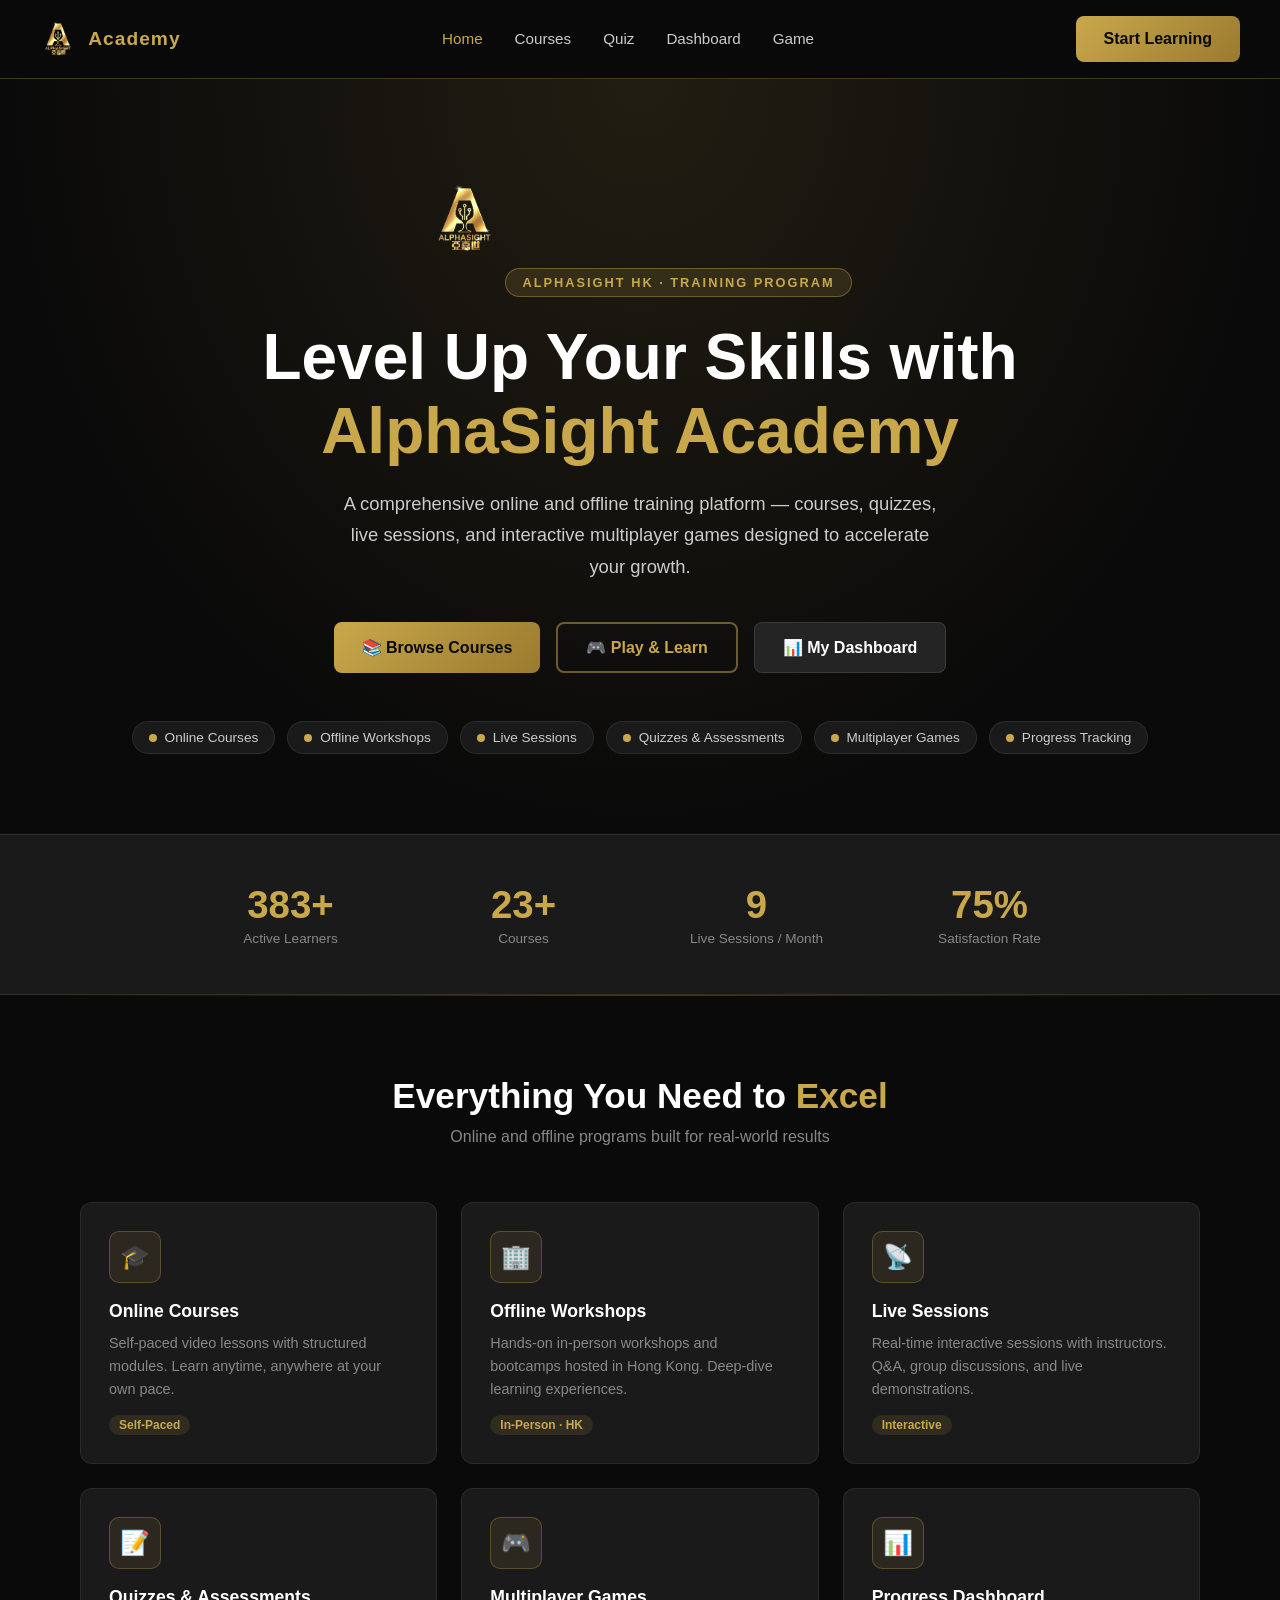
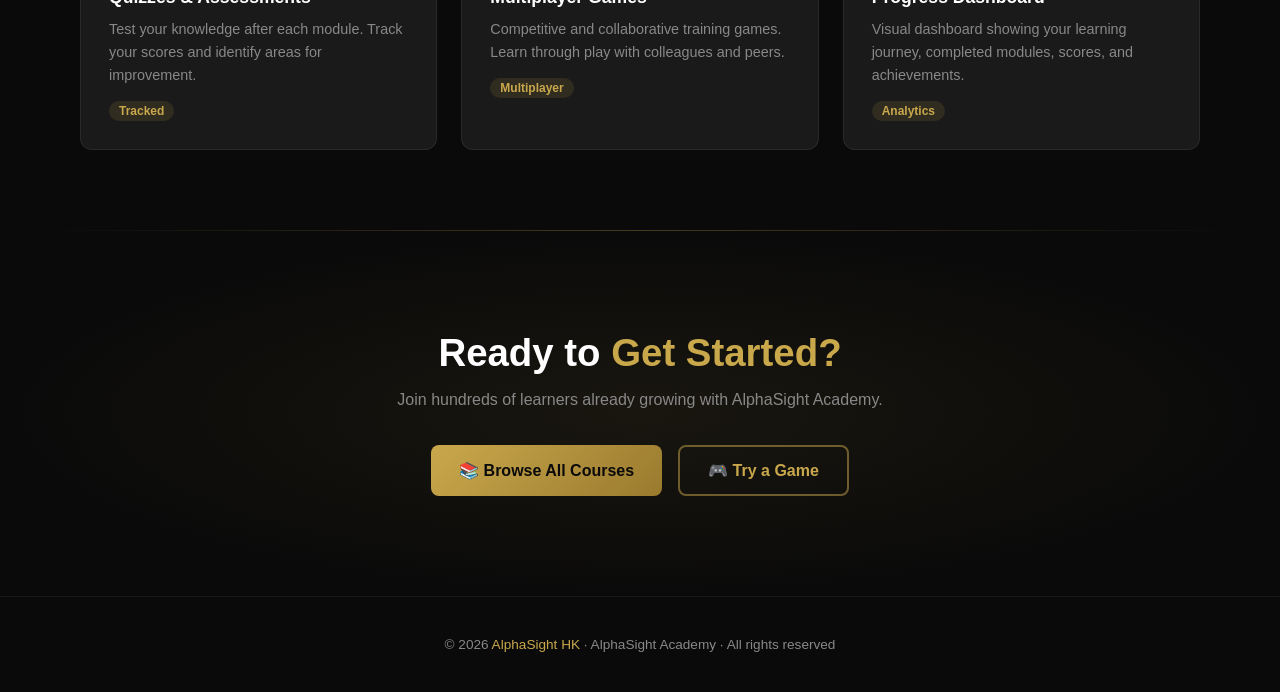
<file: index.html>
<!DOCTYPE html>
<html lang="en">
<head>
  <meta charset="UTF-8" />
  <meta name="viewport" content="width=device-width, initial-scale=1.0" />
  <title>AlphaSight Academy</title>
  <link rel="stylesheet" href="css/style.css" />
  <style>
    .hero-logo { height: 80px; margin-bottom: 28px; }

    .features-strip {
      display: flex;
      justify-content: center;
      gap: 12px;
      flex-wrap: wrap;
      margin-top: 48px;
    }

    .feature-chip {
      display: flex;
      align-items: center;
      gap: 8px;
      background: var(--dark2);
      border: 1px solid rgba(255,255,255,0.08);
      padding: 8px 16px;
      border-radius: 24px;
      font-size: 0.85rem;
      color: var(--grey-light);
    }

    .feature-chip .dot {
      width: 8px; height: 8px;
      border-radius: 50%;
      background: var(--gold);
    }

    .divider {
      height: 1px;
      background: linear-gradient(90deg, transparent, rgba(201,168,76,0.3), transparent);
      margin: 0 40px;
    }

    .cta-section {
      text-align: center;
      padding: 100px 40px;
      background: radial-gradient(ellipse at center, rgba(201,168,76,0.08) 0%, transparent 70%);
    }

    .cta-section h2 {
      font-size: 2.4rem;
      font-weight: 800;
      margin-bottom: 16px;
    }

    .cta-section p {
      color: var(--grey);
      margin-bottom: 36px;
      font-size: 1rem;
    }
  </style>
</head>
<body>

<!-- NAV -->
<nav class="nav">
  <div class="nav-logo">
    <img src="assets/logos/logo-gold.PNG" alt="AlphaSight" />
    <span>Academy</span>
  </div>
  <ul class="nav-links">
    <li><a href="index.html" class="active">Home</a></li>
    <li><a href="courses.html">Courses</a></li>
    <li><a href="quiz.html">Quiz</a></li>
    <li><a href="dashboard.html">Dashboard</a></li>
    <li><a href="game.html">Game</a></li>
  </ul>
  <a href="courses.html" class="btn btn-gold nav-btn">Start Learning</a>
</nav>

<!-- HERO -->
<section class="hero">
  <img src="assets/logos/logo-gold.PNG" alt="AlphaSight Academy" class="hero-logo" />
  <div class="hero-badge">AlphaSight HK · Training Program</div>
  <h1>Level Up Your Skills with<br><span>AlphaSight Academy</span></h1>
  <p>A comprehensive online and offline training platform — courses, quizzes, live sessions, and interactive multiplayer games designed to accelerate your growth.</p>
  <div class="hero-actions">
    <a href="courses.html" class="btn btn-gold">📚 Browse Courses</a>
    <a href="game.html" class="btn btn-outline">🎮 Play & Learn</a>
    <a href="dashboard.html" class="btn btn-dark">📊 My Dashboard</a>
  </div>
  <div class="features-strip">
    <div class="feature-chip"><span class="dot"></span>Online Courses</div>
    <div class="feature-chip"><span class="dot"></span>Offline Workshops</div>
    <div class="feature-chip"><span class="dot"></span>Live Sessions</div>
    <div class="feature-chip"><span class="dot"></span>Quizzes & Assessments</div>
    <div class="feature-chip"><span class="dot"></span>Multiplayer Games</div>
    <div class="feature-chip"><span class="dot"></span>Progress Tracking</div>
  </div>
</section>

<!-- STATS -->
<div class="stats-bar">
  <div class="stats-grid">
    <div>
      <div class="stat-num" data-count="500" data-suffix="+">0</div>
      <div class="stat-label">Active Learners</div>
    </div>
    <div>
      <div class="stat-num" data-count="30" data-suffix="+">0</div>
      <div class="stat-label">Courses</div>
    </div>
    <div>
      <div class="stat-num" data-count="12" data-suffix="">0</div>
      <div class="stat-label">Live Sessions / Month</div>
    </div>
    <div>
      <div class="stat-num" data-count="98" data-suffix="%">0</div>
      <div class="stat-label">Satisfaction Rate</div>
    </div>
  </div>
</div>

<div class="divider"></div>

<!-- OFFERINGS -->
<div class="section">
  <div class="section-title">
    <h2>Everything You Need to <span>Excel</span></h2>
    <p>Online and offline programs built for real-world results</p>
  </div>
  <div class="cards-grid">
    <div class="card">
      <div class="card-icon">🎓</div>
      <h3>Online Courses</h3>
      <p>Self-paced video lessons with structured modules. Learn anytime, anywhere at your own pace.</p>
      <span class="card-tag">Self-Paced</span>
    </div>
    <div class="card">
      <div class="card-icon">🏢</div>
      <h3>Offline Workshops</h3>
      <p>Hands-on in-person workshops and bootcamps hosted in Hong Kong. Deep-dive learning experiences.</p>
      <span class="card-tag">In-Person · HK</span>
    </div>
    <div class="card">
      <div class="card-icon">📡</div>
      <h3>Live Sessions</h3>
      <p>Real-time interactive sessions with instructors. Q&A, group discussions, and live demonstrations.</p>
      <span class="card-tag">Interactive</span>
    </div>
    <div class="card">
      <div class="card-icon">📝</div>
      <h3>Quizzes & Assessments</h3>
      <p>Test your knowledge after each module. Track your scores and identify areas for improvement.</p>
      <span class="card-tag">Tracked</span>
    </div>
    <div class="card">
      <div class="card-icon">🎮</div>
      <h3>Multiplayer Games</h3>
      <p>Competitive and collaborative training games. Learn through play with colleagues and peers.</p>
      <span class="card-tag">Multiplayer</span>
    </div>
    <div class="card">
      <div class="card-icon">📊</div>
      <h3>Progress Dashboard</h3>
      <p>Visual dashboard showing your learning journey, completed modules, scores, and achievements.</p>
      <span class="card-tag">Analytics</span>
    </div>
  </div>
</div>

<div class="divider"></div>

<!-- CTA -->
<div class="cta-section">
  <h2>Ready to <span style="color:var(--gold)">Get Started?</span></h2>
  <p>Join hundreds of learners already growing with AlphaSight Academy.</p>
  <div style="display:flex; gap:16px; justify-content:center; flex-wrap:wrap;">
    <a href="courses.html" class="btn btn-gold">📚 Browse All Courses</a>
    <a href="game.html" class="btn btn-outline">🎮 Try a Game</a>
  </div>
</div>

<!-- FOOTER -->
<footer class="footer">
  <p>© 2026 <span>AlphaSight HK</span> · AlphaSight Academy · All rights reserved</p>
</footer>

<script src="js/main.js"></script>
</body>
</html>
</file>
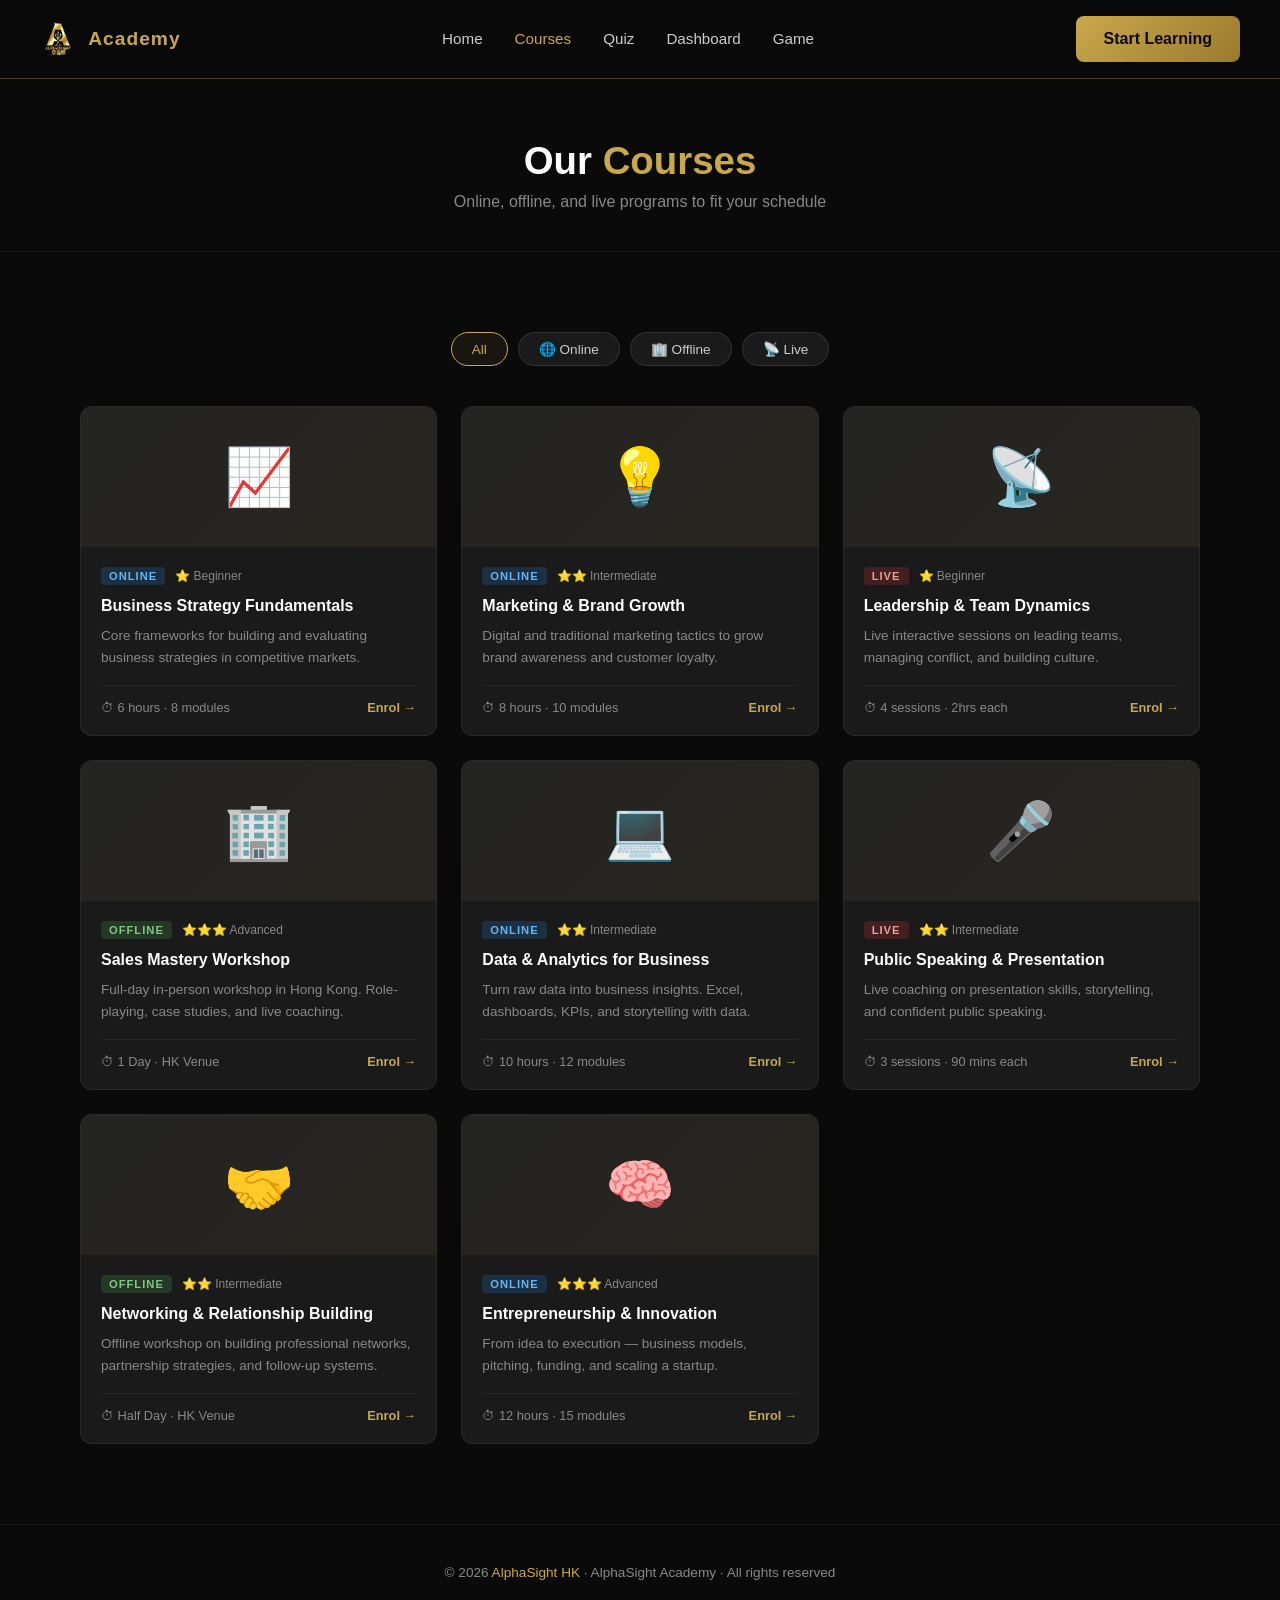
<file: courses.html>
<!DOCTYPE html>
<html lang="en">
<head>
  <meta charset="UTF-8" />
  <meta name="viewport" content="width=device-width, initial-scale=1.0" />
  <title>Courses — AlphaSight Academy</title>
  <link rel="stylesheet" href="css/style.css" />
  <style>
    .filter-bar {
      display: flex;
      gap: 10px;
      flex-wrap: wrap;
      justify-content: center;
      margin-bottom: 40px;
    }

    .filter-btn {
      padding: 8px 20px;
      border-radius: 24px;
      border: 1px solid rgba(255,255,255,0.1);
      background: var(--dark2);
      color: var(--grey-light);
      font-size: 0.85rem;
      cursor: pointer;
      transition: all 0.2s;
    }

    .filter-btn:hover,
    .filter-btn.active {
      border-color: var(--gold);
      color: var(--gold);
      background: rgba(201,168,76,0.08);
    }

    .course-card {
      background: var(--dark2);
      border: 1px solid rgba(255,255,255,0.07);
      border-radius: 12px;
      overflow: hidden;
      transition: all 0.3s;
    }

    .course-card:hover {
      border-color: rgba(201,168,76,0.35);
      transform: translateY(-4px);
      box-shadow: 0 12px 32px rgba(0,0,0,0.4);
    }

    .course-thumb {
      height: 140px;
      display: flex;
      align-items: center;
      justify-content: center;
      font-size: 3.5rem;
      background: linear-gradient(135deg, var(--dark3), rgba(201,168,76,0.08));
    }

    .course-body { padding: 20px; }

    .course-meta {
      display: flex;
      align-items: center;
      gap: 10px;
      margin-bottom: 10px;
    }

    .course-mode {
      font-size: 0.7rem;
      font-weight: 700;
      padding: 3px 8px;
      border-radius: 4px;
      text-transform: uppercase;
      letter-spacing: 1px;
    }

    .mode-online { background: rgba(30,136,229,0.2); color: #64B5F6; }
    .mode-offline { background: rgba(76,175,80,0.2); color: #81C784; }
    .mode-live { background: rgba(229,57,53,0.2); color: #EF9A9A; }

    .course-level {
      font-size: 0.75rem;
      color: var(--grey);
    }

    .course-body h3 {
      font-size: 1rem;
      font-weight: 700;
      margin-bottom: 8px;
      line-height: 1.4;
    }

    .course-body p {
      font-size: 0.85rem;
      color: var(--grey);
      line-height: 1.6;
      margin-bottom: 16px;
    }

    .course-footer {
      display: flex;
      align-items: center;
      justify-content: space-between;
      padding-top: 14px;
      border-top: 1px solid rgba(255,255,255,0.05);
    }

    .course-duration { font-size: 0.8rem; color: var(--grey); }
    .course-enroll {
      font-size: 0.8rem;
      font-weight: 600;
      color: var(--gold);
      cursor: pointer;
      transition: color 0.2s;
    }
    .course-enroll:hover { color: var(--gold-light); }
  </style>
</head>
<body>

<!-- NAV -->
<nav class="nav">
  <div class="nav-logo">
    <img src="assets/logos/logo-gold.PNG" alt="AlphaSight" />
    <span>Academy</span>
  </div>
  <ul class="nav-links">
    <li><a href="index.html">Home</a></li>
    <li><a href="courses.html" class="active">Courses</a></li>
    <li><a href="quiz.html">Quiz</a></li>
    <li><a href="dashboard.html">Dashboard</a></li>
    <li><a href="game.html">Game</a></li>
  </ul>
  <a href="courses.html" class="btn btn-gold nav-btn">Start Learning</a>
</nav>

<!-- PAGE HEADER -->
<div class="page-header">
  <h1>Our <span>Courses</span></h1>
  <p>Online, offline, and live programs to fit your schedule</p>
</div>

<!-- COURSES -->
<div class="section">
  <!-- Filter -->
  <div class="filter-bar">
    <button class="filter-btn active" onclick="filterCourses('all', this)">All</button>
    <button class="filter-btn" onclick="filterCourses('online', this)">🌐 Online</button>
    <button class="filter-btn" onclick="filterCourses('offline', this)">🏢 Offline</button>
    <button class="filter-btn" onclick="filterCourses('live', this)">📡 Live</button>
  </div>

  <!-- Grid -->
  <div class="cards-grid" id="coursesGrid">

    <div class="course-card" data-mode="online">
      <div class="course-thumb">📈</div>
      <div class="course-body">
        <div class="course-meta">
          <span class="course-mode mode-online">Online</span>
          <span class="course-level">⭐ Beginner</span>
        </div>
        <h3>Business Strategy Fundamentals</h3>
        <p>Core frameworks for building and evaluating business strategies in competitive markets.</p>
        <div class="course-footer">
          <span class="course-duration">⏱ 6 hours · 8 modules</span>
          <span class="course-enroll" onclick="enrollCourse(this)">Enrol →</span>
        </div>
      </div>
    </div>

    <div class="course-card" data-mode="online">
      <div class="course-thumb">💡</div>
      <div class="course-body">
        <div class="course-meta">
          <span class="course-mode mode-online">Online</span>
          <span class="course-level">⭐⭐ Intermediate</span>
        </div>
        <h3>Marketing & Brand Growth</h3>
        <p>Digital and traditional marketing tactics to grow brand awareness and customer loyalty.</p>
        <div class="course-footer">
          <span class="course-duration">⏱ 8 hours · 10 modules</span>
          <span class="course-enroll" onclick="enrollCourse(this)">Enrol →</span>
        </div>
      </div>
    </div>

    <div class="course-card" data-mode="live">
      <div class="course-thumb">📡</div>
      <div class="course-body">
        <div class="course-meta">
          <span class="course-mode mode-live">Live</span>
          <span class="course-level">⭐ Beginner</span>
        </div>
        <h3>Leadership & Team Dynamics</h3>
        <p>Live interactive sessions on leading teams, managing conflict, and building culture.</p>
        <div class="course-footer">
          <span class="course-duration">⏱ 4 sessions · 2hrs each</span>
          <span class="course-enroll" onclick="enrollCourse(this)">Enrol →</span>
        </div>
      </div>
    </div>

    <div class="course-card" data-mode="offline">
      <div class="course-thumb">🏢</div>
      <div class="course-body">
        <div class="course-meta">
          <span class="course-mode mode-offline">Offline</span>
          <span class="course-level">⭐⭐⭐ Advanced</span>
        </div>
        <h3>Sales Mastery Workshop</h3>
        <p>Full-day in-person workshop in Hong Kong. Role-playing, case studies, and live coaching.</p>
        <div class="course-footer">
          <span class="course-duration">⏱ 1 Day · HK Venue</span>
          <span class="course-enroll" onclick="enrollCourse(this)">Enrol →</span>
        </div>
      </div>
    </div>

    <div class="course-card" data-mode="online">
      <div class="course-thumb">💻</div>
      <div class="course-body">
        <div class="course-meta">
          <span class="course-mode mode-online">Online</span>
          <span class="course-level">⭐⭐ Intermediate</span>
        </div>
        <h3>Data & Analytics for Business</h3>
        <p>Turn raw data into business insights. Excel, dashboards, KPIs, and storytelling with data.</p>
        <div class="course-footer">
          <span class="course-duration">⏱ 10 hours · 12 modules</span>
          <span class="course-enroll" onclick="enrollCourse(this)">Enrol →</span>
        </div>
      </div>
    </div>

    <div class="course-card" data-mode="live">
      <div class="course-thumb">🎤</div>
      <div class="course-body">
        <div class="course-meta">
          <span class="course-mode mode-live">Live</span>
          <span class="course-level">⭐⭐ Intermediate</span>
        </div>
        <h3>Public Speaking & Presentation</h3>
        <p>Live coaching on presentation skills, storytelling, and confident public speaking.</p>
        <div class="course-footer">
          <span class="course-duration">⏱ 3 sessions · 90 mins each</span>
          <span class="course-enroll" onclick="enrollCourse(this)">Enrol →</span>
        </div>
      </div>
    </div>

    <div class="course-card" data-mode="offline">
      <div class="course-thumb">🤝</div>
      <div class="course-body">
        <div class="course-meta">
          <span class="course-mode mode-offline">Offline</span>
          <span class="course-level">⭐⭐ Intermediate</span>
        </div>
        <h3>Networking & Relationship Building</h3>
        <p>Offline workshop on building professional networks, partnership strategies, and follow-up systems.</p>
        <div class="course-footer">
          <span class="course-duration">⏱ Half Day · HK Venue</span>
          <span class="course-enroll" onclick="enrollCourse(this)">Enrol →</span>
        </div>
      </div>
    </div>

    <div class="course-card" data-mode="online">
      <div class="course-thumb">🧠</div>
      <div class="course-body">
        <div class="course-meta">
          <span class="course-mode mode-online">Online</span>
          <span class="course-level">⭐⭐⭐ Advanced</span>
        </div>
        <h3>Entrepreneurship & Innovation</h3>
        <p>From idea to execution — business models, pitching, funding, and scaling a startup.</p>
        <div class="course-footer">
          <span class="course-duration">⏱ 12 hours · 15 modules</span>
          <span class="course-enroll" onclick="enrollCourse(this)">Enrol →</span>
        </div>
      </div>
    </div>

  </div>
</div>

<!-- FOOTER -->
<footer class="footer">
  <p>© 2026 <span>AlphaSight HK</span> · AlphaSight Academy · All rights reserved</p>
</footer>

<script src="js/main.js"></script>
<script>
  function filterCourses(mode, btn) {
    document.querySelectorAll('.filter-btn').forEach(b => b.classList.remove('active'));
    btn.classList.add('active');
    document.querySelectorAll('.course-card').forEach(card => {
      card.style.display = (mode === 'all' || card.dataset.mode === mode) ? '' : 'none';
    });
  }

  function enrollCourse(el) {
    const title = el.closest('.course-body').querySelector('h3').textContent;
    alert(`✅ Enrolled in: ${title}\n\nYou can track your progress in the Dashboard.`);
  }
</script>
</body>
</html>
</file>
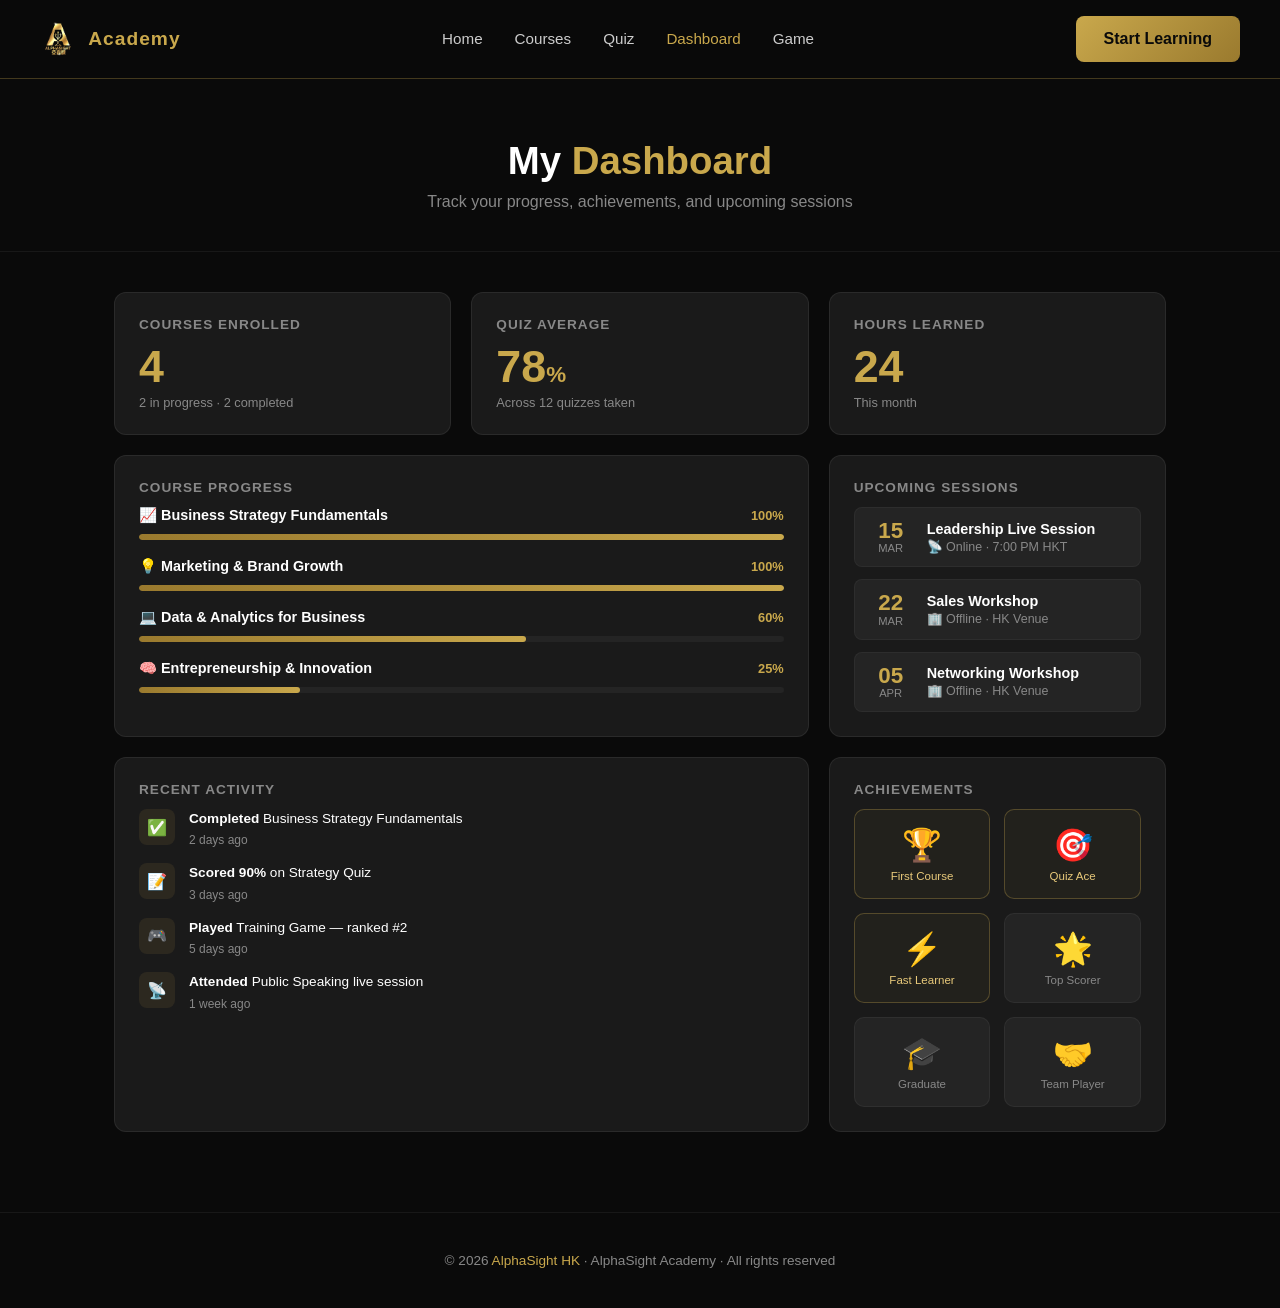
<file: dashboard.html>
<!DOCTYPE html>
<html lang="en">
<head>
  <meta charset="UTF-8" />
  <meta name="viewport" content="width=device-width, initial-scale=1.0" />
  <title>Dashboard — AlphaSight Academy</title>
  <link rel="stylesheet" href="css/style.css" />
  <style>
    .dashboard-grid {
      display: grid;
      grid-template-columns: 1fr 1fr 1fr;
      gap: 20px;
      max-width: 1100px;
      margin: 0 auto;
      padding: 40px 24px 80px;
    }

    .dash-wide { grid-column: span 2; }
    .dash-full { grid-column: span 3; }

    .dash-card {
      background: var(--dark2);
      border: 1px solid rgba(255,255,255,0.07);
      border-radius: 12px;
      padding: 24px;
    }

    .dash-card h3 {
      font-size: 0.85rem;
      font-weight: 600;
      color: var(--grey);
      text-transform: uppercase;
      letter-spacing: 1px;
      margin-bottom: 12px;
    }

    .dash-card .big-num {
      font-size: 2.8rem;
      font-weight: 800;
      color: var(--gold);
      line-height: 1;
    }

    .dash-card .sub-label {
      font-size: 0.8rem;
      color: var(--grey);
      margin-top: 6px;
    }

    /* Course progress list */
    .course-list { display: flex; flex-direction: column; gap: 18px; }

    .course-row { }

    .course-row-header {
      display: flex;
      justify-content: space-between;
      align-items: center;
      margin-bottom: 8px;
    }

    .course-row-header span:first-child {
      font-size: 0.9rem;
      font-weight: 600;
    }

    .course-row-header span:last-child {
      font-size: 0.8rem;
      color: var(--gold);
      font-weight: 600;
    }

    /* Activity feed */
    .activity-list { display: flex; flex-direction: column; gap: 14px; }

    .activity-item {
      display: flex;
      gap: 14px;
      align-items: flex-start;
    }

    .activity-icon {
      width: 36px; height: 36px;
      border-radius: 8px;
      background: rgba(201,168,76,0.1);
      display: flex;
      align-items: center;
      justify-content: center;
      font-size: 1rem;
      flex-shrink: 0;
    }

    .activity-text { font-size: 0.85rem; line-height: 1.5; }
    .activity-text strong { color: var(--white); }
    .activity-time { font-size: 0.75rem; color: var(--grey); margin-top: 2px; }

    /* Achievements */
    .badges-grid {
      display: grid;
      grid-template-columns: repeat(auto-fit, minmax(100px, 1fr));
      gap: 14px;
    }

    .badge-item {
      text-align: center;
      padding: 16px 8px;
      background: var(--dark3);
      border-radius: 10px;
      border: 1px solid rgba(255,255,255,0.05);
    }

    .badge-item .badge-icon { font-size: 2rem; margin-bottom: 6px; }
    .badge-item .badge-name { font-size: 0.72rem; color: var(--grey); }
    .badge-item.earned { border-color: rgba(201,168,76,0.3); background: rgba(201,168,76,0.05); }
    .badge-item.earned .badge-name { color: var(--gold-light); }

    /* Upcoming */
    .upcoming-list { display: flex; flex-direction: column; gap: 12px; }

    .upcoming-item {
      display: flex;
      gap: 14px;
      align-items: center;
      padding: 12px 14px;
      background: var(--dark3);
      border-radius: 8px;
      border: 1px solid rgba(255,255,255,0.04);
    }

    .upcoming-date {
      text-align: center;
      min-width: 44px;
    }
    .upcoming-date .day { font-size: 1.4rem; font-weight: 800; color: var(--gold); line-height: 1; }
    .upcoming-date .month { font-size: 0.7rem; color: var(--grey); text-transform: uppercase; }

    .upcoming-info { flex: 1; }
    .upcoming-info h4 { font-size: 0.9rem; font-weight: 600; margin-bottom: 2px; }
    .upcoming-info p { font-size: 0.78rem; color: var(--grey); }

    @media (max-width: 900px) {
      .dashboard-grid { grid-template-columns: 1fr 1fr; }
      .dash-wide { grid-column: span 2; }
      .dash-full { grid-column: span 2; }
    }

    @media (max-width: 600px) {
      .dashboard-grid { grid-template-columns: 1fr; }
      .dash-wide, .dash-full { grid-column: span 1; }
    }
  </style>
</head>
<body>

<!-- NAV -->
<nav class="nav">
  <div class="nav-logo">
    <img src="assets/logos/logo-gold.PNG" alt="AlphaSight" />
    <span>Academy</span>
  </div>
  <ul class="nav-links">
    <li><a href="index.html">Home</a></li>
    <li><a href="courses.html">Courses</a></li>
    <li><a href="quiz.html">Quiz</a></li>
    <li><a href="dashboard.html" class="active">Dashboard</a></li>
    <li><a href="game.html">Game</a></li>
  </ul>
  <a href="courses.html" class="btn btn-gold nav-btn">Start Learning</a>
</nav>

<!-- PAGE HEADER -->
<div class="page-header">
  <h1>My <span>Dashboard</span></h1>
  <p>Track your progress, achievements, and upcoming sessions</p>
</div>

<div class="dashboard-grid">

  <!-- Stats -->
  <div class="dash-card">
    <h3>Courses Enrolled</h3>
    <div class="big-num">4</div>
    <div class="sub-label">2 in progress · 2 completed</div>
  </div>

  <div class="dash-card">
    <h3>Quiz Average</h3>
    <div class="big-num">78<span style="font-size:1.4rem;">%</span></div>
    <div class="sub-label">Across 12 quizzes taken</div>
  </div>

  <div class="dash-card">
    <h3>Hours Learned</h3>
    <div class="big-num">24</div>
    <div class="sub-label">This month</div>
  </div>

  <!-- Course Progress -->
  <div class="dash-card dash-wide">
    <h3>Course Progress</h3>
    <div class="course-list" style="margin-top:8px;">

      <div class="course-row">
        <div class="course-row-header">
          <span>📈 Business Strategy Fundamentals</span>
          <span>100%</span>
        </div>
        <div class="progress-bar"><div class="progress-fill" style="width:100%"></div></div>
      </div>

      <div class="course-row">
        <div class="course-row-header">
          <span>💡 Marketing & Brand Growth</span>
          <span>100%</span>
        </div>
        <div class="progress-bar"><div class="progress-fill" style="width:100%"></div></div>
      </div>

      <div class="course-row">
        <div class="course-row-header">
          <span>💻 Data & Analytics for Business</span>
          <span>60%</span>
        </div>
        <div class="progress-bar"><div class="progress-fill" style="width:60%"></div></div>
      </div>

      <div class="course-row">
        <div class="course-row-header">
          <span>🧠 Entrepreneurship & Innovation</span>
          <span>25%</span>
        </div>
        <div class="progress-bar"><div class="progress-fill" style="width:25%"></div></div>
      </div>

    </div>
  </div>

  <!-- Upcoming -->
  <div class="dash-card">
    <h3>Upcoming Sessions</h3>
    <div class="upcoming-list" style="margin-top:8px;">
      <div class="upcoming-item">
        <div class="upcoming-date"><div class="day">15</div><div class="month">Mar</div></div>
        <div class="upcoming-info">
          <h4>Leadership Live Session</h4>
          <p>📡 Online · 7:00 PM HKT</p>
        </div>
      </div>
      <div class="upcoming-item">
        <div class="upcoming-date"><div class="day">22</div><div class="month">Mar</div></div>
        <div class="upcoming-info">
          <h4>Sales Workshop</h4>
          <p>🏢 Offline · HK Venue</p>
        </div>
      </div>
      <div class="upcoming-item">
        <div class="upcoming-date"><div class="day">05</div><div class="month">Apr</div></div>
        <div class="upcoming-info">
          <h4>Networking Workshop</h4>
          <p>🏢 Offline · HK Venue</p>
        </div>
      </div>
    </div>
  </div>

  <!-- Recent Activity -->
  <div class="dash-card dash-wide">
    <h3>Recent Activity</h3>
    <div class="activity-list" style="margin-top:8px;">
      <div class="activity-item">
        <div class="activity-icon">✅</div>
        <div class="activity-text">
          <strong>Completed</strong> Business Strategy Fundamentals
          <div class="activity-time">2 days ago</div>
        </div>
      </div>
      <div class="activity-item">
        <div class="activity-icon">📝</div>
        <div class="activity-text">
          <strong>Scored 90%</strong> on Strategy Quiz
          <div class="activity-time">3 days ago</div>
        </div>
      </div>
      <div class="activity-item">
        <div class="activity-icon">🎮</div>
        <div class="activity-text">
          <strong>Played</strong> Training Game — ranked #2
          <div class="activity-time">5 days ago</div>
        </div>
      </div>
      <div class="activity-item">
        <div class="activity-icon">📡</div>
        <div class="activity-text">
          <strong>Attended</strong> Public Speaking live session
          <div class="activity-time">1 week ago</div>
        </div>
      </div>
    </div>
  </div>

  <!-- Badges -->
  <div class="dash-card">
    <h3>Achievements</h3>
    <div class="badges-grid" style="margin-top:12px;">
      <div class="badge-item earned">
        <div class="badge-icon">🏆</div>
        <div class="badge-name">First Course</div>
      </div>
      <div class="badge-item earned">
        <div class="badge-icon">🎯</div>
        <div class="badge-name">Quiz Ace</div>
      </div>
      <div class="badge-item earned">
        <div class="badge-icon">⚡</div>
        <div class="badge-name">Fast Learner</div>
      </div>
      <div class="badge-item">
        <div class="badge-icon">🌟</div>
        <div class="badge-name">Top Scorer</div>
      </div>
      <div class="badge-item">
        <div class="badge-icon">🎓</div>
        <div class="badge-name">Graduate</div>
      </div>
      <div class="badge-item">
        <div class="badge-icon">🤝</div>
        <div class="badge-name">Team Player</div>
      </div>
    </div>
  </div>

</div>

<!-- FOOTER -->
<footer class="footer">
  <p>© 2026 <span>AlphaSight HK</span> · AlphaSight Academy · All rights reserved</p>
</footer>

<script src="js/main.js"></script>
</body>
</html>
</file>
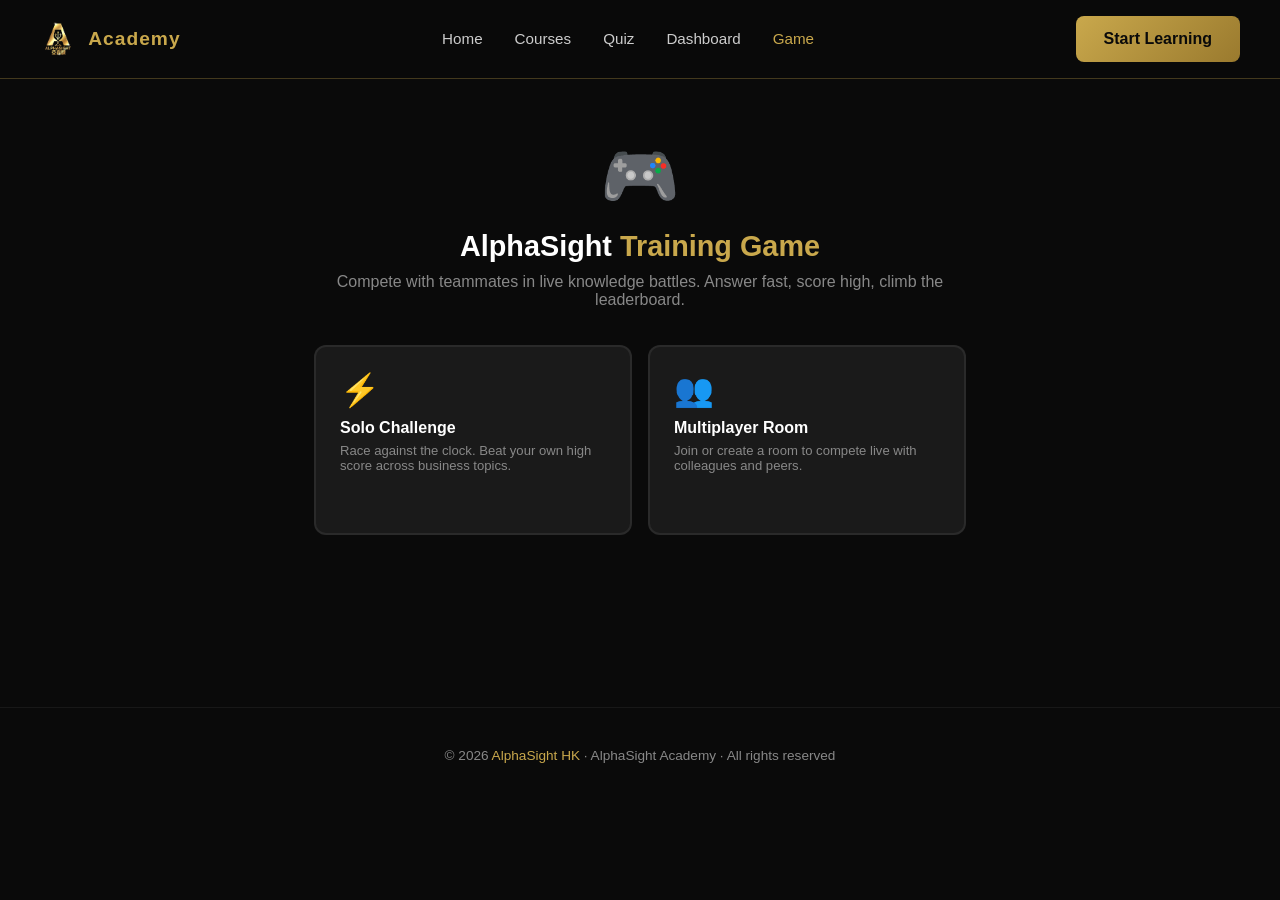
<file: game.html>
<!DOCTYPE html>
<html lang="en">
<head>
  <meta charset="UTF-8" />
  <meta name="viewport" content="width=device-width, initial-scale=1.0" />
  <title>Training Game — AlphaSight Academy</title>
  <link rel="stylesheet" href="css/style.css" />
  <style>
    /* ── LOBBY ── */
    .lobby {
      max-width: 700px;
      margin: 60px auto;
      padding: 0 24px 80px;
      text-align: center;
    }

    .game-logo { font-size: 4rem; margin-bottom: 16px; }

    .lobby h2 { font-size: 1.8rem; font-weight: 800; margin-bottom: 10px; }
    .lobby p { color: var(--grey); margin-bottom: 36px; }

    .mode-cards {
      display: grid;
      grid-template-columns: 1fr 1fr;
      gap: 16px;
      margin-bottom: 32px;
      text-align: left;
    }

    .mode-card {
      background: var(--dark2);
      border: 2px solid rgba(255,255,255,0.07);
      border-radius: 12px;
      padding: 24px;
      cursor: pointer;
      transition: all 0.2s;
    }

    .mode-card:hover {
      border-color: var(--gold);
      background: rgba(201,168,76,0.06);
    }

    .mode-card .mode-icon { font-size: 2rem; margin-bottom: 10px; }
    .mode-card h3 { font-size: 1rem; font-weight: 700; margin-bottom: 6px; }
    .mode-card p { font-size: 0.82rem; color: var(--grey); }

    .room-input {
      display: flex;
      gap: 10px;
      justify-content: center;
      margin-top: 20px;
    }

    .room-input input {
      padding: 12px 18px;
      border-radius: 8px;
      border: 2px solid rgba(255,255,255,0.1);
      background: var(--dark2);
      color: var(--white);
      font-size: 1rem;
      width: 220px;
      outline: none;
      transition: border-color 0.2s;
    }

    .room-input input:focus { border-color: var(--gold); }
    .room-input input::placeholder { color: var(--grey); }

    /* ── GAME AREA ── */
    #gameArea { display: none; max-width: 900px; margin: 0 auto; padding: 24px; }

    .game-header {
      display: flex;
      justify-content: space-between;
      align-items: center;
      background: var(--dark2);
      border: 1px solid rgba(201,168,76,0.2);
      border-radius: 10px;
      padding: 14px 20px;
      margin-bottom: 24px;
    }

    .game-info { display: flex; gap: 24px; }
    .game-stat { text-align: center; }
    .game-stat .val { font-size: 1.4rem; font-weight: 800; color: var(--gold); }
    .game-stat .lbl { font-size: 0.7rem; color: var(--grey); }

    .timer-ring {
      width: 56px; height: 56px;
      border-radius: 50%;
      border: 3px solid var(--dark3);
      border-top-color: var(--gold);
      display: flex;
      align-items: center;
      justify-content: center;
      font-size: 1.1rem;
      font-weight: 800;
      color: var(--gold);
      animation: spin 1s linear infinite;
    }

    @keyframes spin { to { transform: rotate(360deg); } }
    .timer-ring.paused { animation: none; }

    /* Leaderboard */
    .leaderboard {
      background: var(--dark2);
      border: 1px solid rgba(255,255,255,0.07);
      border-radius: 10px;
      padding: 16px;
      margin-bottom: 20px;
    }

    .leaderboard h4 { font-size: 0.8rem; color: var(--grey); text-transform: uppercase; letter-spacing: 1px; margin-bottom: 12px; }

    .lb-row {
      display: flex;
      align-items: center;
      gap: 12px;
      padding: 8px 0;
      border-bottom: 1px solid rgba(255,255,255,0.04);
      font-size: 0.9rem;
    }

    .lb-row:last-child { border-bottom: none; }
    .lb-rank { width: 24px; font-weight: 700; color: var(--grey); }
    .lb-rank.gold { color: var(--gold); }
    .lb-name { flex: 1; }
    .lb-score { font-weight: 700; color: var(--gold); }
    .lb-me { color: var(--gold-light); font-style: italic; }

    /* Question */
    .q-card {
      background: var(--dark2);
      border: 1px solid rgba(201,168,76,0.2);
      border-radius: 12px;
      padding: 28px;
      margin-bottom: 20px;
    }

    .q-card .q-label {
      font-size: 0.78rem;
      color: var(--gold);
      font-weight: 600;
      text-transform: uppercase;
      letter-spacing: 1px;
      margin-bottom: 10px;
    }

    .q-card h2 { font-size: 1.2rem; font-weight: 700; line-height: 1.5; }

    .answers-grid {
      display: grid;
      grid-template-columns: 1fr 1fr;
      gap: 12px;
    }

    .answer-btn {
      padding: 18px;
      border-radius: 10px;
      border: 2px solid rgba(255,255,255,0.08);
      background: var(--dark3);
      color: var(--white);
      font-size: 0.95rem;
      font-weight: 600;
      cursor: pointer;
      transition: all 0.2s;
      text-align: left;
    }

    .answer-btn:hover { border-color: rgba(201,168,76,0.5); background: rgba(201,168,76,0.07); }
    .answer-btn.correct-ans { border-color: var(--success); background: rgba(76,175,80,0.15); }
    .answer-btn.wrong-ans { border-color: var(--danger); background: rgba(229,57,53,0.1); }

    /* Points pop */
    .points-pop {
      position: fixed;
      top: 40%;
      left: 50%;
      transform: translate(-50%, -50%);
      font-size: 2rem;
      font-weight: 800;
      color: var(--gold);
      pointer-events: none;
      animation: popUp 1s ease forwards;
      display: none;
      z-index: 999;
    }

    @keyframes popUp {
      0% { opacity: 1; transform: translate(-50%,-50%) scale(1); }
      100% { opacity: 0; transform: translate(-50%,-100%) scale(1.4); }
    }

    /* Result */
    #gameResult {
      display: none;
      text-align: center;
      padding: 48px;
      background: var(--dark2);
      border: 1px solid rgba(201,168,76,0.2);
      border-radius: 16px;
      margin: 40px auto;
      max-width: 500px;
    }

    @media (max-width: 600px) {
      .mode-cards { grid-template-columns: 1fr; }
      .answers-grid { grid-template-columns: 1fr; }
    }
  </style>
</head>
<body>

<!-- NAV -->
<nav class="nav">
  <div class="nav-logo">
    <img src="assets/logos/logo-gold.PNG" alt="AlphaSight" />
    <span>Academy</span>
  </div>
  <ul class="nav-links">
    <li><a href="index.html">Home</a></li>
    <li><a href="courses.html">Courses</a></li>
    <li><a href="quiz.html">Quiz</a></li>
    <li><a href="dashboard.html">Dashboard</a></li>
    <li><a href="game.html" class="active">Game</a></li>
  </ul>
  <a href="courses.html" class="btn btn-gold nav-btn">Start Learning</a>
</nav>

<!-- LOBBY -->
<div class="lobby" id="lobby">
  <div class="game-logo">🎮</div>
  <h2>AlphaSight <span style="color:var(--gold)">Training Game</span></h2>
  <p>Compete with teammates in live knowledge battles. Answer fast, score high, climb the leaderboard.</p>

  <div class="mode-cards">
    <div class="mode-card" onclick="startSolo()">
      <div class="mode-icon">⚡</div>
      <h3>Solo Challenge</h3>
      <p>Race against the clock. Beat your own high score across business topics.</p>
    </div>
    <div class="mode-card" onclick="showMultiplayer()">
      <div class="mode-icon">👥</div>
      <h3>Multiplayer Room</h3>
      <p>Join or create a room to compete live with colleagues and peers.</p>
    </div>
  </div>

  <div id="multiplayerOptions" style="display:none;">
    <p style="color:var(--grey-light); margin-bottom:12px;">Enter a Room Code to join, or create a new room:</p>
    <div class="room-input">
      <input type="text" id="roomCode" placeholder="Room Code (e.g. ALPHA1)" maxlength="8" />
      <button class="btn btn-gold" onclick="joinRoom()">Join Room</button>
    </div>
    <div style="margin-top:14px;">
      <button class="btn btn-outline" onclick="createRoom()">+ Create New Room</button>
    </div>
  </div>
</div>

<!-- GAME AREA -->
<div id="gameArea">
  <div class="game-header">
    <div class="game-info">
      <div class="game-stat">
        <div class="val" id="gScore">0</div>
        <div class="lbl">Score</div>
      </div>
      <div class="game-stat">
        <div class="val" id="gStreak">0</div>
        <div class="lbl">Streak 🔥</div>
      </div>
      <div class="game-stat">
        <div class="val" id="gQNum">1</div>
        <div class="lbl">Q of 10</div>
      </div>
    </div>
    <div class="timer-ring paused" id="timer">15</div>
    <button class="btn btn-dark" onclick="exitGame()" style="padding:8px 14px; font-size:0.8rem;">✕ Exit</button>
  </div>

  <!-- Leaderboard (multiplayer) -->
  <div class="leaderboard" id="leaderboard" style="display:none;">
    <h4>🏆 Live Leaderboard</h4>
    <div id="lbRows"></div>
  </div>

  <!-- Question -->
  <div class="q-card">
    <div class="q-label" id="qTopic">Business Strategy</div>
    <h2 id="gQText">Loading...</h2>
  </div>

  <div class="answers-grid" id="answersGrid"></div>

  <div class="progress-bar" style="margin-top:20px;">
    <div class="progress-fill" id="gProgress" style="width:10%"></div>
  </div>
</div>

<!-- Points pop -->
<div class="points-pop" id="pointsPop">+100</div>

<!-- Result -->
<div id="gameResult">
  <div style="font-size:3.5rem; margin-bottom:16px;" id="grEmoji">🏆</div>
  <div style="font-size:2.8rem; font-weight:800; color:var(--gold);" id="grScore">0</div>
  <div style="color:var(--grey); margin-bottom:8px;" id="grLabel">points earned</div>
  <div style="font-size:1rem; font-weight:600; margin-bottom:28px;" id="grRank"></div>
  <div style="display:flex;gap:12px;justify-content:center;">
    <button class="btn btn-gold" onclick="restartGame()">🔄 Play Again</button>
    <a href="dashboard.html" class="btn btn-outline">📊 Dashboard</a>
  </div>
</div>

<!-- FOOTER -->
<footer class="footer">
  <p>© 2026 <span>AlphaSight HK</span> · AlphaSight Academy · All rights reserved</p>
</footer>

<script src="js/main.js"></script>
<script>
// All questions pool
const ALL_QUESTIONS = [
  { topic: "Strategy", q: "What does SWOT analysis stand for?", options: ["Speed, Work, Output, Time", "Strengths, Weaknesses, Opportunities, Threats", "Strategy, Work, Operations, Talent", "Sales, Workflow, Operations, Targets"], answer: 1 },
  { topic: "Strategy", q: "A 'Blue Ocean Strategy' refers to:", options: ["Competing in existing markets", "Creating uncontested market space", "Reducing operational costs", "Expanding overseas"], answer: 1 },
  { topic: "Marketing", q: "The '4 Ps' of marketing are:", options: ["Product, Price, Place, Promotion", "People, Process, Plan, Profit", "Pitch, Presentation, Pricing, Placement", "Performance, Product, Price, People"], answer: 0 },
  { topic: "Marketing", q: "What is a 'conversion rate'?", options: ["Currency exchange rate", "Percentage of visitors who take a desired action", "Speed of content creation", "Email open rate"], answer: 1 },
  { topic: "Leadership", q: "Emotional intelligence in leadership involves:", options: ["Technical skills", "Understanding and managing emotions", "Financial acumen", "Strategic planning"], answer: 1 },
  { topic: "Leadership", q: "A 'growth mindset' believes:", options: ["Abilities are fixed", "Intelligence can be developed with effort", "Leaders are born not made", "Failure should be avoided"], answer: 1 },
  { topic: "Sales", q: "What is 'cold calling'?", options: ["Calling existing customers", "Calling prospects with no prior contact", "Following up on a proposal", "Calling angry customers"], answer: 1 },
  { topic: "Sales", q: "SPIN Selling stands for:", options: ["Sales, Pitch, Interest, Negotiation", "Situation, Problem, Implication, Need-Payoff", "Strategy, Price, Impact, Number", "Speed, Product, Influence, Network"], answer: 1 },
  { topic: "Strategy", q: "Which growth strategy enters new markets with existing products?", options: ["Market Penetration", "Market Development", "Product Development", "Diversification"], answer: 1 },
  { topic: "Marketing", q: "A 'buyer persona' is:", options: ["A sales script", "A fictional ideal customer profile", "A legal contract", "A product prototype"], answer: 1 },
];

let gameQuestions = [];
let gameIndex = 0;
let gameScore = 0;
let gameStreak = 0;
let timerInterval = null;
let timeLeft = 15;
let answered = false;
let isMultiplayer = false;
let roomCode = '';

// Fake multiplayer players
const FAKE_PLAYERS = [
  { name: 'Alex T.', score: 0 },
  { name: 'Sam L.', score: 0 },
  { name: 'Jordan K.', score: 0 },
];

function shuffle(arr) { return arr.sort(() => Math.random() - 0.5); }

function startSolo() {
  isMultiplayer = false;
  document.getElementById('lobby').style.display = 'none';
  document.getElementById('leaderboard').style.display = 'none';
  gameQuestions = shuffle([...ALL_QUESTIONS]).slice(0, 10);
  gameIndex = 0; gameScore = 0; gameStreak = 0;
  document.getElementById('gameArea').style.display = 'block';
  showGameQuestion();
}

function showMultiplayer() {
  document.getElementById('multiplayerOptions').style.display = 'block';
}

function createRoom() {
  roomCode = 'ALPHA' + Math.floor(1000 + Math.random() * 9000);
  alert(`Room created! Room Code: ${roomCode}\nShare this code with your teammates.`);
  startMultiplayer();
}

function joinRoom() {
  const code = document.getElementById('roomCode').value.trim().toUpperCase();
  if (!code) { alert('Please enter a room code.'); return; }
  roomCode = code;
  startMultiplayer();
}

function startMultiplayer() {
  isMultiplayer = true;
  document.getElementById('lobby').style.display = 'none';
  document.getElementById('leaderboard').style.display = 'block';
  gameQuestions = shuffle([...ALL_QUESTIONS]).slice(0, 10);
  gameIndex = 0; gameScore = 0; gameStreak = 0;
  FAKE_PLAYERS.forEach(p => p.score = 0);
  document.getElementById('gameArea').style.display = 'block';
  showGameQuestion();
  updateLeaderboard();
}

function updateLeaderboard() {
  if (!isMultiplayer) return;
  const all = [{ name: 'You ⭐', score: gameScore, me: true }, ...FAKE_PLAYERS];
  all.sort((a, b) => b.score - a.score);
  document.getElementById('lbRows').innerHTML = all.map((p, i) => `
    <div class="lb-row">
      <div class="lb-rank ${i === 0 ? 'gold' : ''}">${i === 0 ? '🥇' : i + 1}</div>
      <div class="lb-name ${p.me ? 'lb-me' : ''}">${p.name}</div>
      <div class="lb-score">${p.score}</div>
    </div>
  `).join('');
}

function showGameQuestion() {
  if (gameIndex >= gameQuestions.length) { endGame(); return; }
  answered = false;
  const q = gameQuestions[gameIndex];
  document.getElementById('gQNum').textContent = gameIndex + 1;
  document.getElementById('gScore').textContent = gameScore;
  document.getElementById('gStreak').textContent = gameStreak;
  document.getElementById('gQText').textContent = q.q;
  document.getElementById('qTopic').textContent = '📚 ' + q.topic;
  document.getElementById('gProgress').style.width = `${((gameIndex + 1) / gameQuestions.length) * 100}%`;

  const grid = document.getElementById('answersGrid');
  grid.innerHTML = '';
  q.options.forEach((opt, i) => {
    const btn = document.createElement('button');
    btn.className = 'answer-btn';
    btn.textContent = ['A', 'B', 'C', 'D'][i] + '. ' + opt;
    btn.onclick = () => selectGameAnswer(i, btn);
    grid.appendChild(btn);
  });

  startTimer();
}

function startTimer() {
  timeLeft = 15;
  clearInterval(timerInterval);
  const el = document.getElementById('timer');
  el.classList.remove('paused');
  el.textContent = timeLeft;
  timerInterval = setInterval(() => {
    timeLeft--;
    el.textContent = timeLeft;
    if (timeLeft <= 5) el.style.color = 'var(--danger)';
    else el.style.color = 'var(--gold)';
    if (timeLeft <= 0) {
      clearInterval(timerInterval);
      el.classList.add('paused');
      timeExpired();
    }
  }, 1000);
}

function timeExpired() {
  if (answered) return;
  answered = true;
  gameStreak = 0;
  document.getElementById('gStreak').textContent = 0;
  const q = gameQuestions[gameIndex];
  document.querySelectorAll('.answer-btn')[q.answer].classList.add('correct-ans');
  fakePlayersAnswer();
  setTimeout(() => { gameIndex++; showGameQuestion(); }, 1800);
}

function selectGameAnswer(idx, btn) {
  if (answered) return;
  answered = true;
  clearInterval(timerInterval);
  document.getElementById('timer').classList.add('paused');

  const q = gameQuestions[gameIndex];
  const btns = document.querySelectorAll('.answer-btn');

  if (idx === q.answer) {
    btn.classList.add('correct-ans');
    const pts = 100 + (timeLeft * 5);
    gameScore += pts;
    gameStreak++;
    if (gameStreak > 1) gameScore += gameStreak * 10; // streak bonus
    showPointsPop(`+${pts}${gameStreak > 1 ? ' 🔥' : ''}`);
  } else {
    btn.classList.add('wrong-ans');
    btns[q.answer].classList.add('correct-ans');
    gameStreak = 0;
  }

  document.getElementById('gScore').textContent = gameScore;
  document.getElementById('gStreak').textContent = gameStreak;
  fakePlayersAnswer();
  updateLeaderboard();

  setTimeout(() => { gameIndex++; showGameQuestion(); }, 1600);
}

function fakePlayersAnswer() {
  FAKE_PLAYERS.forEach(p => {
    if (Math.random() > 0.4) p.score += Math.floor(60 + Math.random() * 80);
  });
}

function showPointsPop(text) {
  const el = document.getElementById('pointsPop');
  el.textContent = text;
  el.style.display = 'block';
  el.style.animation = 'none';
  el.offsetHeight; // reflow
  el.style.animation = 'popUp 1s ease forwards';
  setTimeout(() => { el.style.display = 'none'; }, 1000);
}

function endGame() {
  clearInterval(timerInterval);
  document.getElementById('gameArea').style.display = 'none';

  let rank = '';
  if (isMultiplayer) {
    const all = [gameScore, ...FAKE_PLAYERS.map(p => p.score)].sort((a, b) => b - a);
    const pos = all.indexOf(gameScore) + 1;
    rank = `You ranked #${pos} out of ${all.length} players`;
  }

  const pct = gameScore / (10 * 175) * 100;
  const emoji = pct >= 70 ? '🏆' : pct >= 40 ? '👍' : '📖';
  document.getElementById('grEmoji').textContent = emoji;
  document.getElementById('grScore').textContent = gameScore;
  document.getElementById('grRank').textContent = rank;
  document.getElementById('gameResult').style.display = 'block';
}

function restartGame() {
  document.getElementById('gameResult').style.display = 'none';
  document.getElementById('lobby').style.display = 'block';
  document.getElementById('lobby').querySelector('#multiplayerOptions').style.display = 'none';
}

function exitGame() {
  clearInterval(timerInterval);
  document.getElementById('gameArea').style.display = 'none';
  document.getElementById('gameResult').style.display = 'none';
  document.getElementById('lobby').style.display = 'block';
}
</script>
</body>
</html>
</file>
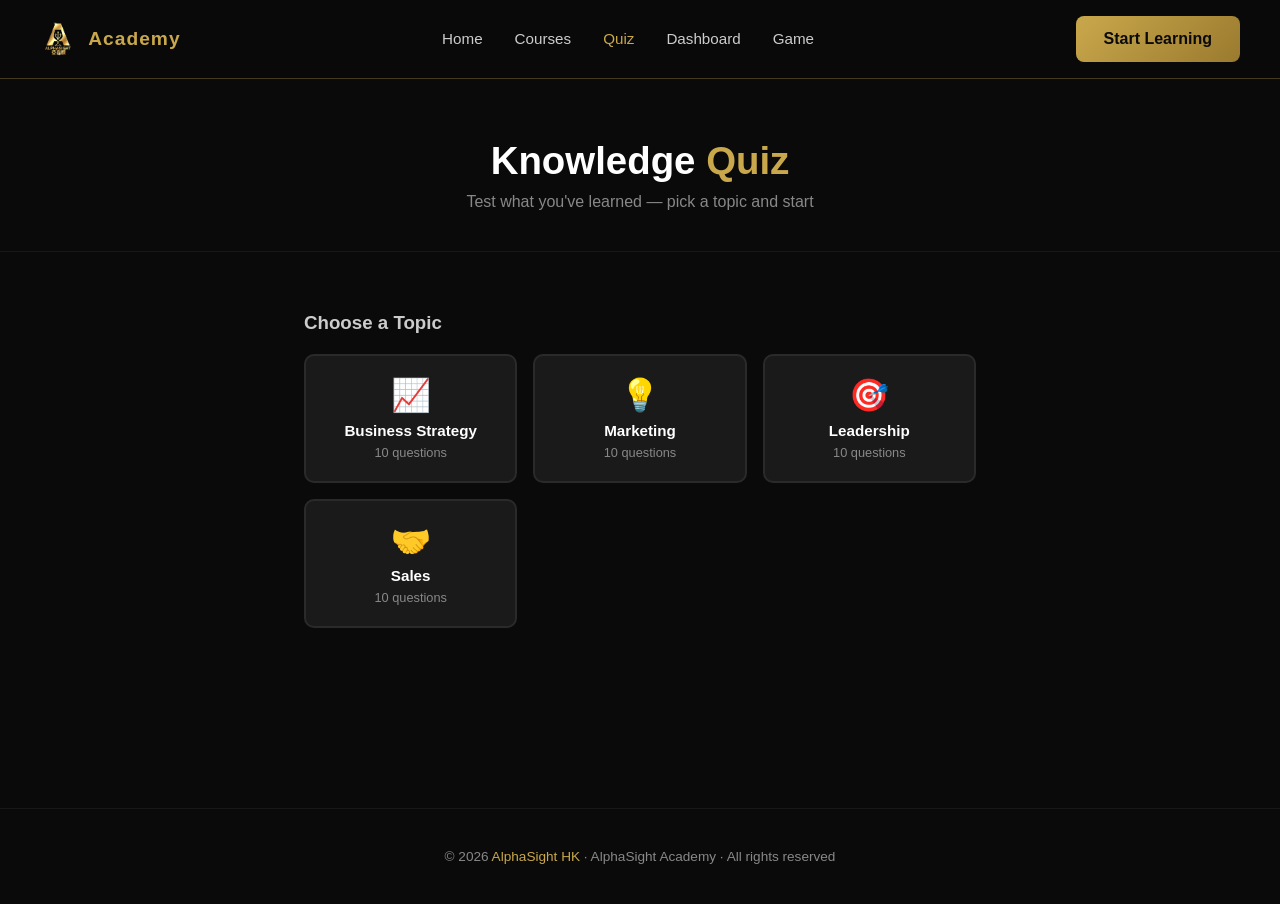
<file: quiz.html>
<!DOCTYPE html>
<html lang="en">
<head>
  <meta charset="UTF-8" />
  <meta name="viewport" content="width=device-width, initial-scale=1.0" />
  <title>Quiz — AlphaSight Academy</title>
  <link rel="stylesheet" href="css/style.css" />
  <style>
    .quiz-container {
      max-width: 720px;
      margin: 60px auto;
      padding: 0 24px 80px;
    }

    .topic-select-grid {
      display: grid;
      grid-template-columns: repeat(auto-fit, minmax(200px, 1fr));
      gap: 16px;
      margin-bottom: 40px;
    }

    .topic-card {
      background: var(--dark2);
      border: 2px solid rgba(255,255,255,0.07);
      border-radius: 10px;
      padding: 20px;
      text-align: center;
      cursor: pointer;
      transition: all 0.2s;
    }

    .topic-card:hover,
    .topic-card.selected {
      border-color: var(--gold);
      background: rgba(201,168,76,0.06);
    }

    .topic-card .icon { font-size: 2rem; margin-bottom: 8px; }
    .topic-card h4 { font-size: 0.95rem; font-weight: 700; margin-bottom: 4px; }
    .topic-card small { color: var(--grey); font-size: 0.8rem; }

    /* Quiz question area */
    #quizArea { display: none; }

    .question-header {
      display: flex;
      justify-content: space-between;
      align-items: center;
      margin-bottom: 20px;
      font-size: 0.85rem;
      color: var(--grey);
    }

    .question-box {
      background: var(--dark2);
      border: 1px solid rgba(201,168,76,0.2);
      border-radius: 12px;
      padding: 32px;
      margin-bottom: 24px;
    }

    .question-box h2 {
      font-size: 1.2rem;
      font-weight: 700;
      line-height: 1.5;
      margin-bottom: 8px;
    }

    .question-box .q-num {
      font-size: 0.8rem;
      color: var(--gold);
      font-weight: 600;
      margin-bottom: 12px;
    }

    .options { display: flex; flex-direction: column; gap: 12px; }

    .option {
      display: flex;
      align-items: center;
      gap: 14px;
      background: var(--dark3);
      border: 2px solid rgba(255,255,255,0.06);
      border-radius: 8px;
      padding: 14px 18px;
      cursor: pointer;
      transition: all 0.2s;
      font-size: 0.95rem;
    }

    .option:hover { border-color: rgba(201,168,76,0.4); background: rgba(201,168,76,0.04); }
    .option.correct { border-color: var(--success); background: rgba(76,175,80,0.1); }
    .option.wrong { border-color: var(--danger); background: rgba(229,57,53,0.08); }
    .option.selected { border-color: var(--gold); }

    .option-letter {
      width: 30px; height: 30px;
      border-radius: 50%;
      background: rgba(255,255,255,0.06);
      border: 1px solid rgba(255,255,255,0.1);
      display: flex; align-items: center; justify-content: center;
      font-weight: 700; font-size: 0.85rem;
      flex-shrink: 0;
    }

    .feedback {
      margin-top: 16px;
      padding: 14px 18px;
      border-radius: 8px;
      font-size: 0.9rem;
      font-weight: 600;
      display: none;
    }

    .feedback.correct-fb { background: rgba(76,175,80,0.15); color: #81C784; border: 1px solid rgba(76,175,80,0.3); }
    .feedback.wrong-fb { background: rgba(229,57,53,0.1); color: #EF9A9A; border: 1px solid rgba(229,57,53,0.25); }

    .quiz-nav {
      display: flex;
      justify-content: space-between;
      align-items: center;
      margin-top: 24px;
    }

    .score-badge {
      background: rgba(201,168,76,0.12);
      border: 1px solid rgba(201,168,76,0.3);
      color: var(--gold);
      padding: 6px 16px;
      border-radius: 20px;
      font-size: 0.85rem;
      font-weight: 600;
    }

    /* Result screen */
    #resultArea {
      display: none;
      text-align: center;
      padding: 40px;
      background: var(--dark2);
      border: 1px solid rgba(201,168,76,0.2);
      border-radius: 16px;
    }

    .result-emoji { font-size: 4rem; margin-bottom: 16px; }
    .result-score { font-size: 3rem; font-weight: 800; color: var(--gold); }
    .result-label { color: var(--grey); margin-bottom: 28px; }
  </style>
</head>
<body>

<!-- NAV -->
<nav class="nav">
  <div class="nav-logo">
    <img src="assets/logos/logo-gold.PNG" alt="AlphaSight" />
    <span>Academy</span>
  </div>
  <ul class="nav-links">
    <li><a href="index.html">Home</a></li>
    <li><a href="courses.html">Courses</a></li>
    <li><a href="quiz.html" class="active">Quiz</a></li>
    <li><a href="dashboard.html">Dashboard</a></li>
    <li><a href="game.html">Game</a></li>
  </ul>
  <a href="courses.html" class="btn btn-gold nav-btn">Start Learning</a>
</nav>

<!-- PAGE HEADER -->
<div class="page-header">
  <h1>Knowledge <span>Quiz</span></h1>
  <p>Test what you've learned — pick a topic and start</p>
</div>

<div class="quiz-container">

  <!-- Topic Select -->
  <div id="topicSelect">
    <h3 style="margin-bottom:20px; color:var(--grey-light);">Choose a Topic</h3>
    <div class="topic-select-grid">
      <div class="topic-card" onclick="startQuiz('strategy')">
        <div class="icon">📈</div>
        <h4>Business Strategy</h4>
        <small>10 questions</small>
      </div>
      <div class="topic-card" onclick="startQuiz('marketing')">
        <div class="icon">💡</div>
        <h4>Marketing</h4>
        <small>10 questions</small>
      </div>
      <div class="topic-card" onclick="startQuiz('leadership')">
        <div class="icon">🎯</div>
        <h4>Leadership</h4>
        <small>10 questions</small>
      </div>
      <div class="topic-card" onclick="startQuiz('sales')">
        <div class="icon">🤝</div>
        <h4>Sales</h4>
        <small>10 questions</small>
      </div>
    </div>
  </div>

  <!-- Quiz Area -->
  <div id="quizArea">
    <div class="question-header">
      <span id="qProgress">Question 1 of 10</span>
      <span class="score-badge">Score: <span id="scoreDisplay">0</span></span>
    </div>
    <div class="progress-bar" style="margin-bottom:28px;">
      <div class="progress-fill" id="qProgressBar" style="width:10%"></div>
    </div>
    <div class="question-box">
      <div class="q-num" id="qNum">Q1</div>
      <h2 id="qText">Question text here</h2>
    </div>
    <div class="options" id="optionsContainer"></div>
    <div class="feedback" id="feedback"></div>
    <div class="quiz-nav">
      <button class="btn btn-dark" onclick="restartQuiz()">↩ Restart</button>
      <button class="btn btn-gold" id="nextBtn" onclick="nextQuestion()" style="display:none;">Next →</button>
    </div>
  </div>

  <!-- Result -->
  <div id="resultArea">
    <div class="result-emoji" id="resultEmoji">🏆</div>
    <div class="result-score" id="resultScore">0/10</div>
    <div class="result-label" id="resultLabel">Great work!</div>
    <div style="display:flex;gap:12px;justify-content:center;margin-top:24px;">
      <button class="btn btn-gold" onclick="retryQuiz()">🔄 Try Again</button>
      <a href="courses.html" class="btn btn-outline">📚 Back to Courses</a>
    </div>
  </div>

</div>

<!-- FOOTER -->
<footer class="footer">
  <p>© 2026 <span>AlphaSight HK</span> · AlphaSight Academy · All rights reserved</p>
</footer>

<script src="js/main.js"></script>
<script>
const QUESTIONS = {
  strategy: [
    { q: "What does SWOT analysis stand for?", options: ["Speed, Work, Output, Time", "Strengths, Weaknesses, Opportunities, Threats", "Strategy, Work, Operations, Talent", "Sales, Workflow, Operations, Targets"], answer: 1 },
    { q: "Which of the following is a Porter's Five Forces component?", options: ["Brand awareness", "Threat of new entrants", "Employee retention", "Market share"], answer: 1 },
    { q: "A 'Blue Ocean Strategy' refers to:", options: ["Competing in existing markets", "Creating uncontested market space", "Reducing operational costs", "Expanding overseas"], answer: 1 },
    { q: "What is a KPI?", options: ["Key Product Innovation", "Knowledge Performance Index", "Key Performance Indicator", "Key Process Implementation"], answer: 2 },
    { q: "Which growth strategy involves entering new markets with existing products?", options: ["Market Penetration", "Market Development", "Product Development", "Diversification"], answer: 1 },
  ],
  marketing: [
    { q: "What does ROI stand for in marketing?", options: ["Rate of Interest", "Return on Investment", "Reach of Influence", "Revenue of Impact"], answer: 1 },
    { q: "The '4 Ps' of marketing are:", options: ["Product, Price, Place, Promotion", "People, Process, Plan, Profit", "Pitch, Presentation, Pricing, Placement", "Performance, Product, Price, People"], answer: 0 },
    { q: "What is a 'conversion rate'?", options: ["The rate of currency exchange", "Percentage of visitors who take a desired action", "The speed of content creation", "Email open rate"], answer: 1 },
    { q: "Content marketing primarily aims to:", options: ["Directly sell products", "Attract and engage a target audience", "Reduce advertising costs", "Improve internal communication"], answer: 1 },
    { q: "A 'buyer persona' is:", options: ["A sales script", "A fictional representation of an ideal customer", "A legal customer contract", "A product prototype"], answer: 1 },
  ],
  leadership: [
    { q: "Which leadership style involves minimal direction from the leader?", options: ["Autocratic", "Democratic", "Laissez-faire", "Transactional"], answer: 2 },
    { q: "Emotional intelligence in leadership primarily involves:", options: ["Technical skills", "Understanding and managing emotions", "Financial acumen", "Strategic planning"], answer: 1 },
    { q: "What is 'delegation' in leadership?", options: ["Assigning tasks to team members", "Setting team goals", "Evaluating performance", "Hiring new staff"], answer: 0 },
    { q: "A 'growth mindset' (Dweck) believes:", options: ["Abilities are fixed at birth", "Intelligence can be developed with effort", "Leaders are born, not made", "Failure should be avoided"], answer: 1 },
    { q: "The Situational Leadership model suggests leaders should:", options: ["Always use the same style", "Adapt style to team member's development level", "Be autocratic with all staff", "Focus only on results"], answer: 1 },
  ],
  sales: [
    { q: "What is 'cold calling'?", options: ["Calling existing customers", "Calling potential customers with no prior contact", "Following up on a proposal", "Calling angry customers"], answer: 1 },
    { q: "The sales funnel's final stage is typically:", options: ["Awareness", "Interest", "Decision", "Closed/Purchase"], answer: 3 },
    { q: "What does 'objection handling' mean?", options: ["Rejecting customer requests", "Addressing customer concerns to move the sale forward", "Offering discounts", "Ending a sales call"], answer: 1 },
    { q: "SPIN Selling stands for:", options: ["Sales, Pitch, Interest, Negotiation", "Situation, Problem, Implication, Need-Payoff", "Strategy, Price, Impact, Number", "Speed, Product, Influence, Network"], answer: 1 },
    { q: "What is upselling?", options: ["Selling at a higher price than competitors", "Encouraging customers to buy a more premium version", "Selling the same product twice", "Reducing the price to close a deal"], answer: 1 },
  ],
};

let currentTopic = null;
let questions = [];
let currentQ = 0;
let score = 0;
let answered = false;

function startQuiz(topic) {
  currentTopic = topic;
  questions = QUESTIONS[topic];
  currentQ = 0;
  score = 0;
  answered = false;
  document.getElementById('topicSelect').style.display = 'none';
  document.getElementById('resultArea').style.display = 'none';
  document.getElementById('quizArea').style.display = 'block';
  showQuestion();
}

function showQuestion() {
  const q = questions[currentQ];
  const total = questions.length;
  answered = false;

  document.getElementById('qProgress').textContent = `Question ${currentQ+1} of ${total}`;
  document.getElementById('qProgressBar').style.width = `${((currentQ+1)/total)*100}%`;
  document.getElementById('qNum').textContent = `Q${currentQ+1}`;
  document.getElementById('qText').textContent = q.q;
  document.getElementById('scoreDisplay').textContent = score;
  document.getElementById('nextBtn').style.display = 'none';
  document.getElementById('feedback').style.display = 'none';

  const container = document.getElementById('optionsContainer');
  container.innerHTML = '';
  q.options.forEach((opt, i) => {
    const div = document.createElement('div');
    div.className = 'option';
    div.innerHTML = `<div class="option-letter">${['A','B','C','D'][i]}</div><span>${opt}</span>`;
    div.onclick = () => selectAnswer(i, div);
    container.appendChild(div);
  });
}

function selectAnswer(idx, el) {
  if (answered) return;
  answered = true;
  const q = questions[currentQ];
  const options = document.querySelectorAll('.option');
  const fb = document.getElementById('feedback');

  options.forEach(o => o.style.cursor = 'default');
  options[q.answer].classList.add('correct');

  if (idx === q.answer) {
    score++;
    el.classList.add('correct');
    fb.className = 'feedback correct-fb';
    fb.textContent = '✅ Correct! Well done.';
  } else {
    el.classList.add('wrong');
    fb.className = 'feedback wrong-fb';
    fb.textContent = `❌ Incorrect. The correct answer was: ${q.options[q.answer]}`;
  }

  fb.style.display = 'block';
  document.getElementById('scoreDisplay').textContent = score;
  document.getElementById('nextBtn').style.display = currentQ < questions.length - 1 ? 'block' : 'none';

  if (currentQ === questions.length - 1) {
    setTimeout(showResult, 1200);
  }
}

function nextQuestion() {
  currentQ++;
  showQuestion();
}

function showResult() {
  document.getElementById('quizArea').style.display = 'none';
  const pct = (score / questions.length) * 100;
  let emoji = pct >= 80 ? '🏆' : pct >= 50 ? '👍' : '📖';
  let label = pct >= 80 ? 'Excellent work!' : pct >= 50 ? 'Good effort! Review the missed questions.' : 'Keep practicing — you\'ve got this!';
  document.getElementById('resultEmoji').textContent = emoji;
  document.getElementById('resultScore').textContent = `${score}/${questions.length}`;
  document.getElementById('resultLabel').textContent = label;
  document.getElementById('resultArea').style.display = 'block';
}

function retryQuiz() {
  startQuiz(currentTopic);
}

function restartQuiz() {
  document.getElementById('quizArea').style.display = 'none';
  document.getElementById('resultArea').style.display = 'none';
  document.getElementById('topicSelect').style.display = 'block';
}
</script>
</body>
</html>
</file>
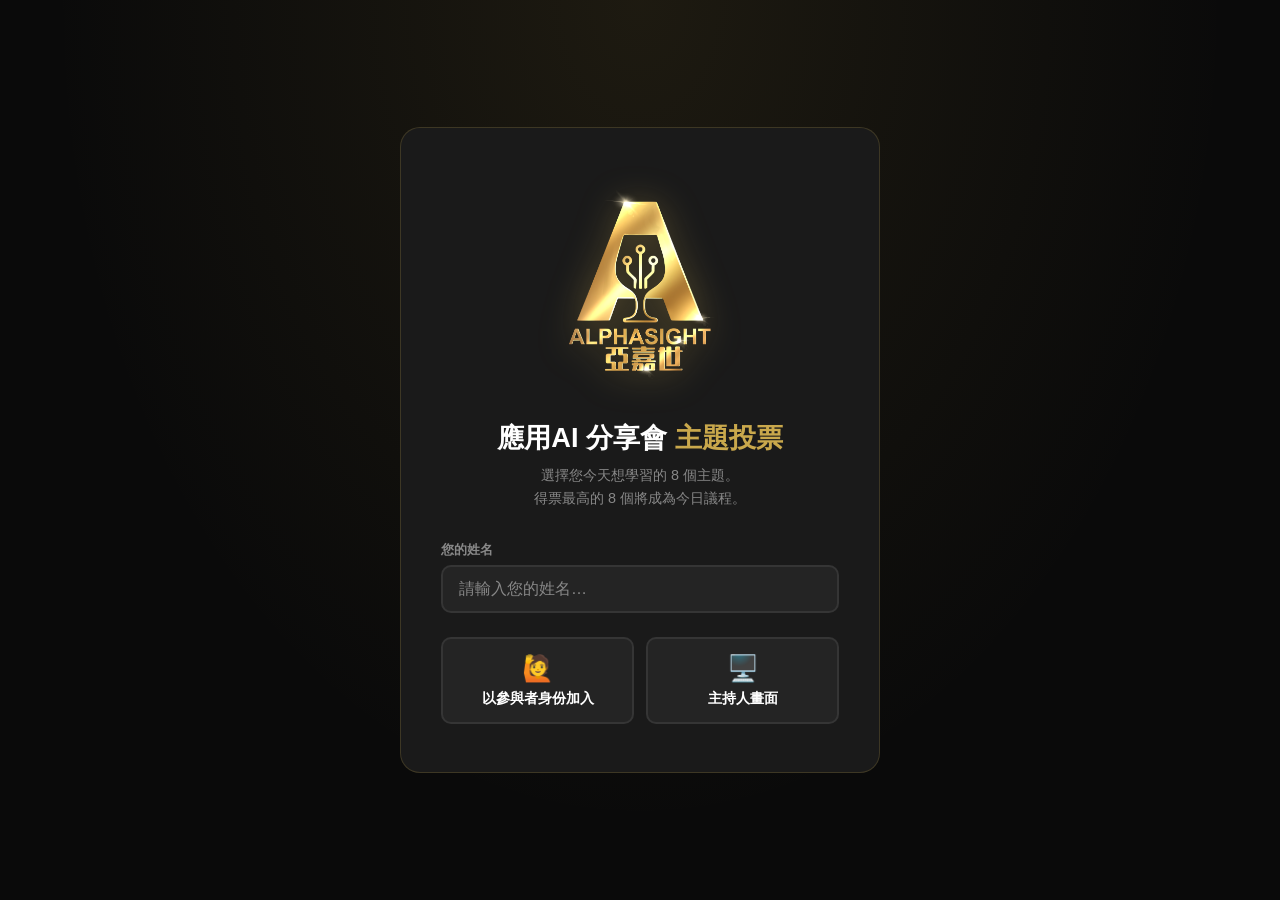
<file: topic-vote.html>
<!DOCTYPE html>
<html lang="zh-TW">
<head>
  <meta charset="UTF-8" />
  <meta name="viewport" content="width=device-width, initial-scale=1.0" />
  <title>AlphaSight Academy — 主題投票</title>
  <style>
    :root {
      --gold: #C9A84C;
      --gold-light: #E8C97A;
      --gold-dark: #9A7A2E;
      --black: #0A0A0A;
      --dark: #111111;
      --dark2: #1A1A1A;
      --dark3: #242424;
      --white: #FFFFFF;
      --grey: #888888;
      --grey-light: #CCCCCC;
      --success: #4CAF50;
      --danger: #E53935;
    }

    * { margin: 0; padding: 0; box-sizing: border-box; }

    body {
      font-family: 'Segoe UI', 'Microsoft JhengHei', Arial, sans-serif;
      background: var(--black);
      color: var(--white);
      min-height: 100vh;
    }

    /* ── SCREENS ── */
    .screen { display: none; min-height: 100vh; }
    .screen.active { display: flex; flex-direction: column; }

    /* ── HEADER ── */
    .header {
      display: flex;
      align-items: center;
      gap: 14px;
      padding: 18px 32px;
      background: rgba(10,10,10,0.97);
      border-bottom: 1px solid rgba(201,168,76,0.25);
      position: sticky; top: 0; z-index: 100;
    }

    .header img { height: 124px !important; width: auto !important; }

    .header-titles { flex: 1; }
    .header-titles h1 { font-size: 1.1rem; font-weight: 800; color: var(--gold); letter-spacing: 2px; text-transform: uppercase; }
    .header-titles p { font-size: 0.75rem; color: var(--grey); }

    .header-badge {
      padding: 5px 14px;
      border-radius: 20px;
      font-size: 0.75rem;
      font-weight: 700;
      letter-spacing: 1px;
      text-transform: uppercase;
    }
    .badge-host { background: rgba(229,57,53,0.15); color: #EF9A9A; border: 1px solid rgba(229,57,53,0.3); }
    .badge-player { background: rgba(201,168,76,0.12); color: var(--gold); border: 1px solid rgba(201,168,76,0.3); }

    /* ── LANDING ── */
    #landing {
      align-items: center;
      justify-content: center;
      padding: 40px 20px;
      background: radial-gradient(ellipse at top, rgba(201,168,76,0.1) 0%, transparent 65%);
    }

    .landing-box {
      background: var(--dark2);
      border: 1px solid rgba(201,168,76,0.2);
      border-radius: 20px;
      padding: 48px 40px;
      width: 100%;
      max-width: 480px;
      text-align: center;
    }

    .landing-logo {
      height: 220px;
      margin-bottom: 20px;
      filter: drop-shadow(0 4px 18px rgba(201,168,76,0.35));
    }

    .landing-box h2 {
      font-size: 1.7rem;
      font-weight: 800;
      margin-bottom: 8px;
    }
    .landing-box h2 span { color: var(--gold); }
    .landing-box .sub { color: var(--grey); font-size: 0.9rem; margin-bottom: 32px; line-height: 1.6; }

    .input-group { margin-bottom: 16px; text-align: left; }
    .input-group label { display: block; font-size: 0.8rem; color: var(--grey); margin-bottom: 6px; font-weight: 600; }
    .input-group input[type="text"],
    .input-group input[type="password"] {
      width: 100%;
      padding: 13px 16px;
      background: var(--dark3);
      border: 2px solid rgba(255,255,255,0.08);
      border-radius: 10px;
      color: var(--white);
      font-size: 1rem;
      font-family: 'Segoe UI', 'Microsoft JhengHei', Arial, sans-serif;
      outline: none;
      transition: border-color 0.2s;
    }
    .input-group input:focus { border-color: var(--gold); }
    .input-group input::placeholder { color: var(--grey); }

    .mode-buttons { display: grid; grid-template-columns: 1fr 1fr; gap: 12px; margin-top: 24px; }

    .mode-btn {
      padding: 14px 10px;
      border-radius: 10px;
      border: 2px solid rgba(255,255,255,0.08);
      background: var(--dark3);
      color: var(--white);
      font-size: 0.9rem;
      font-weight: 700;
      cursor: pointer;
      transition: all 0.2s;
      font-family: 'Segoe UI', 'Microsoft JhengHei', Arial, sans-serif;
    }

    .mode-btn .mode-icon { font-size: 1.6rem; display: block; margin-bottom: 6px; }
    .mode-btn:hover { border-color: var(--gold); color: var(--gold); background: rgba(201,168,76,0.06); }
    .mode-btn.host-btn:hover { border-color: #EF9A9A; color: #EF9A9A; background: rgba(229,57,53,0.06); }

    .err-msg { color: #EF9A9A; font-size: 0.82rem; margin-top: 10px; display: none; }

    /* ── PLAYER SCREEN ── */
    #playerScreen { padding-bottom: 120px; }

    .player-body { max-width: 1000px; margin: 0 auto; padding: 32px 24px; }

    .player-instruction {
      text-align: center;
      margin-bottom: 28px;
    }
    .player-instruction h2 { font-size: 1.4rem; font-weight: 800; margin-bottom: 6px; }
    .player-instruction p { color: var(--grey); font-size: 0.9rem; }

    .selection-counter {
      display: flex;
      align-items: center;
      justify-content: center;
      gap: 12px;
      margin-bottom: 28px;
    }

    .counter-pill {
      background: var(--dark2);
      border: 2px solid rgba(201,168,76,0.3);
      border-radius: 40px;
      padding: 10px 28px;
      font-size: 1.1rem;
      font-weight: 800;
      color: var(--gold);
    }

    .counter-pill.full { border-color: var(--success); color: #81C784; }
    .counter-pill.over { border-color: var(--danger); color: #EF9A9A; }

    /* Topics grid */
    .topics-grid {
      display: grid;
      grid-template-columns: repeat(auto-fill, minmax(200px, 1fr));
      gap: 12px;
      margin-bottom: 32px;
    }

    .topic-item {
      background: var(--dark2);
      border: 2px solid rgba(255,255,255,0.06);
      border-radius: 10px;
      padding: 16px 14px;
      cursor: pointer;
      transition: all 0.2s;
      user-select: none;
      position: relative;
    }

    .topic-item:hover { border-color: rgba(201,168,76,0.35); background: rgba(201,168,76,0.04); }

    .topic-item.selected {
      border-color: var(--gold);
      background: rgba(201,168,76,0.1);
    }

    .topic-item.selected::after {
      content: '✓';
      position: absolute;
      top: 10px; right: 12px;
      color: var(--gold);
      font-weight: 800;
      font-size: 1rem;
    }

    /* Others topic — no checkmark pseudoelement when it has input */
    .topic-item.has-input.selected::after { display: none; }

    .topic-item.disabled {
      opacity: 0.4;
      cursor: not-allowed;
    }

    .topic-item.disabled:hover { border-color: rgba(255,255,255,0.06); background: var(--dark2); }

    .topic-num {
      font-size: 0.7rem;
      color: var(--grey);
      font-weight: 600;
      margin-bottom: 6px;
    }

    .topic-name {
      font-size: 0.88rem;
      font-weight: 600;
      line-height: 1.4;
    }

    .topic-icon { font-size: 1.3rem; margin-bottom: 8px; display: block; }

    /* Others text input */
    .others-input {
      margin-top: 10px;
      width: 100%;
      padding: 8px 10px;
      background: rgba(0,0,0,0.3);
      border: 1px solid rgba(201,168,76,0.4);
      border-radius: 7px;
      color: var(--white);
      font-size: 0.82rem;
      font-family: 'Segoe UI', 'Microsoft JhengHei', Arial, sans-serif;
      outline: none;
      resize: none;
      display: none;
    }
    .others-input:focus { border-color: var(--gold); }
    .topic-item.selected .others-input { display: block; }

    /* Sticky footer submit */
    .submit-bar {
      position: fixed;
      bottom: 0; left: 0; right: 0;
      background: rgba(17,17,17,0.97);
      border-top: 1px solid rgba(201,168,76,0.2);
      padding: 16px 24px;
      display: flex;
      align-items: center;
      justify-content: space-between;
      gap: 16px;
      backdrop-filter: blur(8px);
      z-index: 50;
    }

    .submit-bar .selected-preview {
      font-size: 0.82rem;
      color: var(--grey);
      flex: 1;
    }

    .submit-bar .selected-preview span { color: var(--gold-light); font-weight: 600; }

    .btn {
      padding: 13px 28px;
      border-radius: 9px;
      border: none;
      font-size: 0.95rem;
      font-weight: 700;
      cursor: pointer;
      transition: all 0.2s;
      font-family: 'Segoe UI', 'Microsoft JhengHei', Arial, sans-serif;
    }

    .btn-gold { background: linear-gradient(135deg, var(--gold), var(--gold-dark)); color: var(--black); }
    .btn-gold:hover { opacity: 0.88; transform: translateY(-1px); }
    .btn-gold:disabled { opacity: 0.35; cursor: not-allowed; transform: none; }
    .btn-outline { background: transparent; color: var(--gold); border: 2px solid rgba(201,168,76,0.4); }
    .btn-danger { background: rgba(229,57,53,0.15); color: #EF9A9A; border: 2px solid rgba(229,57,53,0.3); }

    /* Submitted state */
    #submittedState {
      display: none;
      flex-direction: column;
      align-items: center;
      justify-content: center;
      flex: 1;
      text-align: center;
      padding: 60px 24px;
    }

    .submitted-icon { font-size: 5rem; margin-bottom: 24px; }
    .submitted-title { font-size: 1.8rem; font-weight: 800; margin-bottom: 10px; }
    .submitted-title span { color: var(--gold); }
    .submitted-sub { color: var(--grey); font-size: 0.95rem; max-width: 360px; line-height: 1.6; }

    .submitted-picks {
      display: flex;
      flex-wrap: wrap;
      gap: 8px;
      justify-content: center;
      margin-top: 24px;
      max-width: 560px;
    }

    .pick-tag {
      background: rgba(201,168,76,0.1);
      border: 1px solid rgba(201,168,76,0.3);
      color: var(--gold-light);
      padding: 5px 14px;
      border-radius: 20px;
      font-size: 0.78rem;
      font-weight: 600;
    }

    /* ── HOST SCREEN ── */
    .host-body {
      max-width: 1200px;
      margin: 0 auto;
      padding: 32px 24px 60px;
    }

    .host-top {
      display: grid;
      grid-template-columns: 1fr auto;
      gap: 20px;
      align-items: start;
      margin-bottom: 28px;
    }

    .host-stats {
      display: flex;
      gap: 16px;
      flex-wrap: wrap;
    }

    .host-stat {
      background: var(--dark2);
      border: 1px solid rgba(255,255,255,0.06);
      border-radius: 10px;
      padding: 16px 22px;
      text-align: center;
      min-width: 110px;
    }

    .host-stat .val { font-size: 2rem; font-weight: 800; color: var(--gold); }
    .host-stat .lbl { font-size: 0.72rem; color: var(--grey); margin-top: 2px; }

    .host-controls { display: flex; flex-direction: column; gap: 10px; }

    /* Host results grid */
    .results-grid {
      display: grid;
      grid-template-columns: repeat(auto-fill, minmax(240px, 1fr));
      gap: 12px;
    }

    .result-item {
      background: var(--dark2);
      border: 2px solid rgba(255,255,255,0.05);
      border-radius: 10px;
      padding: 16px;
      transition: all 0.3s;
      position: relative;
      overflow: hidden;
    }

    .result-item.top-8 {
      border-color: var(--gold);
      background: rgba(201,168,76,0.07);
    }

    .result-item.top-1 {
      border-color: var(--gold-light);
      background: rgba(201,168,76,0.13);
      box-shadow: 0 0 20px rgba(201,168,76,0.2);
    }

    .rank-badge {
      position: absolute;
      top: 10px; right: 12px;
      font-size: 0.7rem;
      font-weight: 800;
      padding: 3px 8px;
      border-radius: 10px;
      display: none;
    }

    .result-item.top-8 .rank-badge {
      display: block;
      background: rgba(201,168,76,0.2);
      color: var(--gold);
    }

    .result-item.top-1 .rank-badge {
      background: var(--gold);
      color: var(--black);
    }

    .result-topic-icon { font-size: 1.4rem; margin-bottom: 8px; }
    .result-topic-name { font-size: 0.88rem; font-weight: 700; margin-bottom: 12px; line-height: 1.4; padding-right: 40px; }

    .vote-row {
      display: flex;
      align-items: center;
      gap: 10px;
    }

    .vote-bar-wrap {
      flex: 1;
      height: 6px;
      background: rgba(255,255,255,0.06);
      border-radius: 3px;
      overflow: hidden;
    }

    .vote-bar-fill {
      height: 100%;
      background: linear-gradient(90deg, var(--gold-dark), var(--gold));
      border-radius: 3px;
      transition: width 0.5s ease;
    }

    .result-item.top-8 .vote-bar-fill { background: linear-gradient(90deg, var(--gold), var(--gold-light)); }

    .vote-count { font-size: 1rem; font-weight: 800; color: var(--gold); min-width: 24px; }

    /* Others panel in host view */
    .others-panel {
      margin-top: 20px;
      background: var(--dark2);
      border: 1px solid rgba(201,168,76,0.25);
      border-radius: 14px;
      padding: 28px;
    }
    .others-panel h3 {
      font-size: 1rem;
      font-weight: 800;
      color: var(--gold);
      margin-bottom: 16px;
      text-transform: uppercase;
      letter-spacing: 1px;
    }
    .others-cards {
      display: grid;
      grid-template-columns: repeat(auto-fill, minmax(260px, 1fr));
      gap: 10px;
    }
    .others-card {
      background: var(--dark3);
      border: 1px solid rgba(201,168,76,0.15);
      border-radius: 10px;
      padding: 14px 16px;
    }
    .others-card-name {
      font-size: 0.72rem;
      font-weight: 700;
      color: var(--gold);
      text-transform: uppercase;
      letter-spacing: 0.5px;
      margin-bottom: 6px;
    }
    .others-card-text {
      font-size: 0.88rem;
      color: var(--grey-light);
      line-height: 1.5;
    }
    .others-empty {
      color: var(--grey);
      font-size: 0.85rem;
    }

    /* Agenda panel */
    .agenda-panel {
      margin-top: 32px;
      background: var(--dark2);
      border: 1px solid rgba(201,168,76,0.25);
      border-radius: 14px;
      padding: 28px;
    }

    .agenda-panel h3 {
      font-size: 1rem;
      font-weight: 800;
      color: var(--gold);
      margin-bottom: 20px;
      text-transform: uppercase;
      letter-spacing: 1px;
    }

    .agenda-list {
      display: grid;
      grid-template-columns: 1fr 1fr;
      gap: 10px;
    }

    .agenda-item {
      display: flex;
      align-items: center;
      gap: 12px;
      background: var(--dark3);
      border-radius: 8px;
      padding: 12px 14px;
    }

    .agenda-rank {
      width: 28px; height: 28px;
      border-radius: 50%;
      background: var(--gold);
      color: var(--black);
      font-size: 0.8rem;
      font-weight: 800;
      display: flex; align-items: center; justify-content: center;
      flex-shrink: 0;
    }

    .agenda-name { font-size: 0.85rem; font-weight: 600; }
    .agenda-votes { font-size: 0.75rem; color: var(--grey); margin-top: 2px; }

    /* Overlays */
    .confirm-overlay {
      display: none;
      position: fixed; inset: 0;
      background: rgba(0,0,0,0.8);
      z-index: 200;
      align-items: center; justify-content: center;
    }
    .confirm-overlay.show { display: flex; }

    .confirm-box {
      background: var(--dark2);
      border: 1px solid rgba(201,168,76,0.3);
      border-radius: 16px;
      padding: 36px;
      text-align: center;
      max-width: 380px;
      width: 90%;
    }
    .confirm-box h3 { font-size: 1.2rem; margin-bottom: 10px; }
    .confirm-box p { color: var(--grey); font-size: 0.88rem; margin-bottom: 24px; }
    .confirm-box .btn-row { display: flex; gap: 12px; justify-content: center; }

    /* Live pulse dot */
    .live-dot {
      display: inline-block;
      width: 8px; height: 8px;
      border-radius: 50%;
      background: var(--success);
      margin-right: 6px;
      animation: pulse 1.5s ease infinite;
    }

    @keyframes pulse {
      0%, 100% { opacity: 1; transform: scale(1); }
      50% { opacity: 0.5; transform: scale(0.7); }
    }

    /* ── HOST: 2× font sizes (desktop display) ── */
    #hostScreen .header-titles h1  { font-size: 2.2rem; }
    #hostScreen .header-titles p   { font-size: 1.5rem; }
    #hostScreen .header-badge      { font-size: 1.5rem; }
    #hostScreen .host-stat .val      { font-size: 4rem; }
    #hostScreen .host-stat .lbl      { font-size: 1.44rem; }
    #hostScreen .result-topic-icon   { font-size: 2.8rem; }
    #hostScreen .result-topic-name   { font-size: 1.76rem; }
    #hostScreen .vote-count          { font-size: 2rem; }
    #hostScreen .rank-badge          { font-size: 1.4rem; }
    #hostScreen .agenda-panel h3,
    #hostScreen .others-panel h3     { font-size: 2rem; }
    #hostScreen .agenda-name         { font-size: 1.7rem; }
    #hostScreen .agenda-votes        { font-size: 1.5rem; }
    #hostScreen .agenda-rank         { font-size: 1.6rem; width: 46px; height: 46px; }
    #hostScreen .others-card-name    { font-size: 1.44rem; }
    #hostScreen .others-card-text    { font-size: 1.76rem; }
    #hostScreen .btn                 { font-size: 1.9rem; }

    /* ── PARTICIPANT: optimised for 9:16 phone portrait ── */
    #playerScreen {
      padding-bottom: 90px;
    }

    #playerScreen .header {
      padding: 10px 16px;
      gap: 10px;
    }

    #playerScreen .header img {
      height: 52px !important;
    }

    #playerScreen .header-titles h1 {
      font-size: 1.05rem;
      letter-spacing: 1px;
    }

    #playerScreen .header-titles p {
      font-size: 0.72rem;
    }

    #playerScreen .header-badge {
      font-size: 0.7rem;
      padding: 4px 10px;
    }

    #playerScreen .player-body {
      padding: 16px 14px;
      max-width: 100%;
    }

    #playerScreen .player-instruction {
      margin-bottom: 14px;
    }

    #playerScreen .player-instruction h2 {
      font-size: 1.45rem;
      margin-bottom: 4px;
    }

    #playerScreen .player-instruction p {
      font-size: 0.88rem;
    }

    #playerScreen .selection-counter {
      margin-bottom: 14px;
    }

    #playerScreen .counter-pill {
      font-size: 1.05rem;
      padding: 8px 22px;
    }

    /* 2-column grid on phone — wide enough to read, compact */
    #playerScreen .topics-grid {
      grid-template-columns: 1fr 1fr;
      gap: 8px;
      margin-bottom: 16px;
    }

    #playerScreen .topic-item {
      padding: 12px 10px;
      border-radius: 10px;
      min-height: 90px;
    }

    #playerScreen .topic-icon {
      font-size: 1.4rem;
      margin-bottom: 5px;
    }

    #playerScreen .topic-num {
      font-size: 0.62rem;
      margin-bottom: 4px;
    }

    #playerScreen .topic-name {
      font-size: 0.82rem;
      line-height: 1.35;
    }

    /* Others text input on mobile */
    #playerScreen .others-input {
      font-size: 0.85rem;
      padding: 7px 9px;
    }

    /* Submit bar */
    #playerScreen .submit-bar {
      padding: 10px 14px;
      padding-bottom: calc(10px + env(safe-area-inset-bottom, 0px));
      gap: 10px;
    }

    #playerScreen .selected-preview {
      font-size: 0.75rem;
    }

    #playerScreen .btn {
      font-size: 0.9rem;
      padding: 11px 18px;
      white-space: nowrap;
    }

    /* Submitted screen */
    #playerScreen .submitted-icon  { font-size: 3.5rem; margin-bottom: 16px; }
    #playerScreen .submitted-title { font-size: 1.6rem; }
    #playerScreen .submitted-sub   { font-size: 0.88rem; }
    #playerScreen .pick-tag        { font-size: 0.78rem; padding: 5px 12px; }

    @media (max-width: 380px) {
      #playerScreen .topics-grid { grid-template-columns: 1fr; }
      #playerScreen .topic-name  { font-size: 0.9rem; }
    }

    @media (max-width: 640px) {
      .results-grid { grid-template-columns: 1fr 1fr; }
      .agenda-list { grid-template-columns: 1fr; }
      .host-top { grid-template-columns: 1fr; }
      .landing-box { padding: 32px 22px; }
    }
  </style>
</head>
<body>

<!-- ════════════════════════════════
     LANDING SCREEN
════════════════════════════════ -->
<div class="screen active" id="landing">
  <div class="landing-box" style="margin:auto;">
    <img src="assets/logos/logo-gold.PNG" alt="AlphaSight" class="landing-logo" />
    <h2>應用AI 分享會 <span>主題投票</span></h2>
    <p class="sub">選擇您今天想學習的 8 個主題。<br>得票最高的 8 個將成為今日議程。</p>

    <div class="input-group">
      <label>您的姓名</label>
      <input type="text" id="nameInput" placeholder="請輸入您的姓名…" maxlength="30" />
    </div>

    <div class="mode-buttons">
      <button class="mode-btn" onclick="enterPlayer()">
        <span class="mode-icon">🙋</span>
        以參與者身份加入
      </button>
      <button class="mode-btn host-btn" onclick="showPasswordOverlay()">
        <span class="mode-icon">🖥️</span>
        主持人畫面
      </button>
    </div>

    <div class="err-msg" id="errMsg">請先輸入您的姓名。</div>
  </div>
</div>


<!-- ════════════════════════════════
     PLAYER SCREEN
════════════════════════════════ -->
<div class="screen" id="playerScreen">

  <div class="header">
    <img src="assets/logos/logo-gold.PNG" alt="AlphaSight" />
    <div class="header-titles">
      <h1>AlphaSight Academy</h1>
      <p id="playerNameDisplay">參與者</p>
    </div>
    <div class="header-badge badge-player">參與者</div>
  </div>

  <!-- Voting UI -->
  <div id="votingUI">
    <div class="player-body">
      <div class="player-instruction">
        <h2>選擇您的 <span style="color:var(--gold)">8 個主題</span></h2>
        <p>請選擇您今天想學習的 8 個 AI 培訓主題</p>
      </div>

      <div class="selection-counter">
        <div class="counter-pill" id="counterPill">
          已選 <span id="selectedCount">0</span> / 8
        </div>
      </div>

      <div class="topics-grid" id="topicsGrid"></div>
    </div>

    <div class="submit-bar">
      <div class="selected-preview" id="selectedPreview">尚未選擇任何主題。</div>
      <button class="btn btn-gold" id="submitBtn" onclick="submitVotes()" disabled>提交投票 →</button>
    </div>
  </div>

  <!-- Submitted state -->
  <div id="submittedState">
    <div class="submitted-icon">✅</div>
    <div class="submitted-title">投票 <span>已提交！</span></div>
    <p class="submitted-sub">您的 8 個主題已成功記錄。主持人稍後將公佈最終議程。</p>
    <div class="submitted-picks" id="submittedPicks"></div>
    <button class="btn btn-outline" style="margin-top:28px; font-size:0.82rem; padding:10px 20px;" onclick="goLanding()">← 返回主頁面</button>
  </div>

</div>


<!-- ════════════════════════════════
     HOST SCREEN
════════════════════════════════ -->
<div class="screen" id="hostScreen">

  <div class="header">
    <img src="assets/logos/logo-gold.PNG" alt="AlphaSight" />
    <div class="header-titles">
      <h1>AlphaSight Academy</h1>
      <p><span class="live-dot"></span>即時結果 — 主題投票</p>
    </div>
    <div class="header-badge badge-host">主持人</div>
  </div>

  <div class="host-body">

    <div class="host-top">
      <div class="host-stats">
        <div class="host-stat">
          <div class="val" id="hostTotalVoters">0</div>
          <div class="lbl">參與者人數</div>
        </div>
        <div class="host-stat">
          <div class="val" id="hostTotalVotes">0</div>
          <div class="lbl">總投票數</div>
        </div>
        <div class="host-stat">
          <div class="val" id="hostTopCount">0</div>
          <div class="lbl">最高票數</div>
        </div>
      </div>
      <div class="host-controls">
        <button class="btn btn-danger" onclick="showResetConfirm()">🗑 重置全部</button>
        <button class="btn btn-outline" onclick="goLanding()" style="font-size:0.82rem; padding:10px 16px;">← 返回</button>
      </div>
    </div>

    <!-- All topics with vote bars -->
    <div class="results-grid" id="resultsGrid"></div>

    <!-- Top 8 Agenda -->
    <div class="agenda-panel" id="agendaPanel">
      <h3>🏆 今日培訓議程 — 前 8 名</h3>
      <div class="agenda-list" id="agendaList">
        <div style="color:var(--grey); font-size:0.85rem; grid-column:span 2;">等待投票中…</div>
      </div>
    </div>

    <!-- Others responses -->
    <div class="others-panel" id="othersPanel">
      <h3>💡 其他建議 — 參與者回覆</h3>
      <div class="others-cards" id="othersCards">
        <div class="others-empty">暫無回覆。</div>
      </div>
    </div>

  </div>

</div>


<!-- Password overlay -->
<div class="confirm-overlay" id="passwordOverlay">
  <div class="confirm-box">
    <h3>主持人登入</h3>
    <p>請輸入主持人密碼以繼續。</p>
    <div class="input-group" style="text-align:left; margin-bottom:0;">
      <input type="password" id="hostPasswordInput" placeholder="輸入密碼…" />
    </div>
    <div class="err-msg" id="passwordErr" style="margin-top:8px;">密碼錯誤，請重試。</div>
    <div class="btn-row" style="margin-top:20px; display:flex; gap:12px; justify-content:center;">
      <button class="btn btn-gold" onclick="checkHostPassword()">確認</button>
      <button class="btn btn-outline" onclick="hidePasswordOverlay()">取消</button>
    </div>
  </div>
</div>

<!-- Reset confirm overlay -->
<div class="confirm-overlay" id="confirmOverlay">
  <div class="confirm-box">
    <h3>重置所有投票？</h3>
    <p>此操作將清除所有已提交的投票，且無法復原。</p>
    <div class="btn-row">
      <button class="btn btn-danger" onclick="resetAll()">確認重置</button>
      <button class="btn btn-outline" onclick="hideResetConfirm()">取消</button>
    </div>
  </div>
</div>


<script>
// ═══════════════════════════════
// TOPICS DATA
// ═══════════════════════════════
const TOPICS = [
  { id: 1,  icon: '✍️',  name: 'AI 寫文案、社交媒體帖文' },
  { id: 2,  icon: '📊',  name: 'AI 自動生成簡報（PPT）' },
  { id: 3,  icon: '🎨',  name: 'AI 繪圖、設計海報、封面' },
  { id: 4,  icon: '🎬',  name: 'AI 製作短片、動畫' },
  { id: 7,  icon: '📁',  name: 'AI 整理資料、彙整報告' },
  { id: 8,  icon: '🌐',  name: 'AI 翻譯與多語言運用' },
  { id: 10, icon: '📅',  name: 'AI 規劃行程、活動企劃' },
  { id: 11, icon: '📧',  name: 'AI 寫電郵、求職信、履歷' },
  { id: 13, icon: '📖',  name: 'AI 生成短劇、故事、劇本' },
  { id: 14, icon: '📋',  name: 'AI 數據表格、Excel 優化' },
  { id: 15, icon: '🤖',  name: 'AI 聊天機械人基本設定' },
  { id: 16, icon: '👤',  name: 'AI 個人品牌內容規劃' },
  { id: 17, icon: '⚙️',  name: 'AI 工作流程自動化' },
  { id: 18, icon: '🖼️',  name: 'AI 圖片修圖、去背、特效' },
  { id: 21, icon: '🔍',  name: 'AI 市場調查與行業分析' },
  { id: 22, icon: '📈',  name: 'AI 數據分析與報告製作' },
  { id: 23, icon: '👥',  name: 'AI 客戶洞察與用戶行為分析' },
  { id: 25, icon: '💼',  name: 'AI 商業計劃書與企劃書撰寫' },
  { id: 26, icon: '💰',  name: 'AI 財務數據整理與分析' },
  { id: 28, icon: '🗂️',  name: 'AI 專案管理與進度規劃' },
  { id: 29, icon: '🔄',  name: 'AI 辦公自動化：重複工作一鍵處理' },
  { id: 30, icon: '💡',  name: '其他（請輸入您想學習的主題）', isOthers: true },
];

const MAX_PICKS = 8;
const HOST_PASS = '2809';
// Firebase Realtime Database REST endpoint
const DB = 'https://alphasight-academy-default-rtdb.asia-southeast1.firebasedatabase.app/votes';

let selectedIds = new Set();
let myName = '';
let isHost = false;
let _refreshing = false;

// ═══════════════════════════════
// FIREBASE REST HELPERS
// ═══════════════════════════════
function sanitizeKey(name) {
  // Firebase path keys cannot contain . # $ [ ] /
  return name.trim().toLowerCase().replace(/[.#$[\]/]/g, '_');
}

async function getVotes() {
  try {
    const res = await fetch(`${DB}.json`);
    if (!res.ok) return {};
    const data = await res.json();
    return data || {};
  } catch { return {}; }
}

async function saveMyVotes(picks, othersText) {
  const key = sanitizeKey(myName);
  await fetch(`${DB}/${encodeURIComponent(key)}.json`, {
    method: 'PUT',
    headers: { 'Content-Type': 'application/json' },
    body: JSON.stringify({ name: myName, picks, othersText: othersText || '' })
  });
}

function computeTotalsFrom(votes) {
  const counts = {};
  let totalVoters = 0, totalVotes = 0;
  TOPICS.forEach(t => counts[t.id] = 0);
  Object.values(votes).forEach(v => {
    totalVoters++;
    (v.picks || []).forEach(id => { counts[id] = (counts[id] || 0) + 1; totalVotes++; });
  });
  return { counts, totalVoters, totalVotes };
}

function getOthersFrom(votes) {
  return Object.values(votes)
    .filter(v => (v.picks || []).includes(30) && v.othersText)
    .map(v => ({ name: v.name, text: v.othersText }));
}

// ═══════════════════════════════
// PASSWORD
// ═══════════════════════════════
function showPasswordOverlay() {
  document.getElementById('hostPasswordInput').value = '';
  document.getElementById('passwordErr').style.display = 'none';
  document.getElementById('passwordOverlay').classList.add('show');
  setTimeout(() => document.getElementById('hostPasswordInput').focus(), 100);
}

function hidePasswordOverlay() {
  document.getElementById('passwordOverlay').classList.remove('show');
}

function checkHostPassword() {
  const val = document.getElementById('hostPasswordInput').value;
  if (val === HOST_PASS) {
    sessionStorage.setItem('hostAuth', '1');
    hidePasswordOverlay();
    enterHost();
  } else {
    document.getElementById('passwordErr').style.display = 'block';
    document.getElementById('hostPasswordInput').value = '';
    document.getElementById('hostPasswordInput').focus();
  }
}

// ═══════════════════════════════
// ENTER MODES
// ═══════════════════════════════
async function enterPlayer() {
  myName = document.getElementById('nameInput').value.trim();
  if (!myName) { showErr(); return; }
  isHost = false;
  showScreen('playerScreen');
  document.getElementById('playerNameDisplay').textContent = myName;
  renderTopics();
  // If this name already voted, show their submitted state
  const votes = await getVotes();
  const existing = votes[sanitizeKey(myName)];
  if (existing) showSubmittedState(existing.picks);
}

function enterHost() {
  isHost = true;
  showScreen('hostScreen');
  hostRefresh();
  setInterval(hostRefresh, 3000);
}

function goLanding() { showScreen('landing'); }

function showScreen(id) {
  document.querySelectorAll('.screen').forEach(s => s.classList.remove('active'));
  document.getElementById(id).classList.add('active');
}

function showErr() {
  const e = document.getElementById('errMsg');
  e.style.display = 'block';
  setTimeout(() => e.style.display = 'none', 2500);
}

// ═══════════════════════════════
// PLAYER — TOPIC GRID
// ═══════════════════════════════
function renderTopics() {
  const grid = document.getElementById('topicsGrid');
  grid.innerHTML = '';
  TOPICS.forEach(t => {
    const div = document.createElement('div');
    div.className = 'topic-item' + (t.isOthers ? ' has-input' : '');
    div.id = 'topic_' + t.id;
    div.innerHTML = `
      <span class="topic-icon">${t.icon}</span>
      <div class="topic-name">${t.name}</div>
      ${t.isOthers ? `<textarea class="others-input" id="othersText" rows="2" placeholder="請輸入您想學習的內容…" onclick="event.stopPropagation()"></textarea>` : ''}
    `;
    div.onclick = () => toggleTopic(t.id);
    grid.appendChild(div);
  });
}

function toggleTopic(id) {
  if (selectedIds.has(id)) {
    selectedIds.delete(id);
  } else {
    if (selectedIds.size >= MAX_PICKS) return;
    selectedIds.add(id);
  }
  updatePlayerUI();
}

function updatePlayerUI() {
  const count = selectedIds.size;
  const pill = document.getElementById('counterPill');
  document.getElementById('selectedCount').textContent = count;

  pill.className = 'counter-pill';
  if (count === MAX_PICKS) pill.classList.add('full');
  else if (count > MAX_PICKS) pill.classList.add('over');

  TOPICS.forEach(t => {
    const el = document.getElementById('topic_' + t.id);
    if (!el) return;
    el.classList.toggle('selected', selectedIds.has(t.id));
    el.classList.toggle('disabled', !selectedIds.has(t.id) && count >= MAX_PICKS);
  });

  const names = [...selectedIds].map(id => {
    const t = TOPICS.find(t => t.id === id);
    return t ? t.icon + ' ' + (t.isOthers ? '其他' : t.name) : '';
  });
  document.getElementById('selectedPreview').innerHTML = count > 0
    ? `<span>已選 ${count} 個：</span>${names.slice(0,3).join('、')}${count > 3 ? ` 等共 ${count} 項` : ''}`
    : '尚未選擇任何主題。';

  document.getElementById('submitBtn').disabled = count !== MAX_PICKS;
}

async function submitVotes() {
  if (selectedIds.size !== MAX_PICKS) return;
  const btn = document.getElementById('submitBtn');
  btn.disabled = true;
  btn.textContent = '提交中…';
  const picks = [...selectedIds];
  const othersInput = document.getElementById('othersText');
  const othersText = othersInput ? othersInput.value.trim() : '';
  await saveMyVotes(picks, othersText);
  showSubmittedState(picks);
}

function showSubmittedState(picks) {
  document.getElementById('votingUI').style.display = 'none';
  const state = document.getElementById('submittedState');
  state.style.display = 'flex';
  const tagsEl = document.getElementById('submittedPicks');
  tagsEl.innerHTML = picks.map(id => {
    const t = TOPICS.find(t => t.id === id);
    if (!t) return '';
    return `<span class="pick-tag">${t.icon} ${t.isOthers ? '其他' : t.name}</span>`;
  }).join('');
}

// ═══════════════════════════════
// HOST — LIVE RESULTS
// ═══════════════════════════════
async function hostRefresh() {
  if (!isHost || _refreshing) return;
  _refreshing = true;
  try {
    const votes = await getVotes();
    const { counts, totalVoters, totalVotes } = computeTotalsFrom(votes);
    const othersResponses = getOthersFrom(votes);

    document.getElementById('hostTotalVoters').textContent = totalVoters;
    document.getElementById('hostTotalVotes').textContent = totalVotes;

    const sorted = [...TOPICS].sort((a, b) => (counts[b.id] || 0) - (counts[a.id] || 0));
    const top8Ids = new Set(sorted.slice(0, 8).filter(t => (counts[t.id] || 0) > 0).map(t => t.id));
    const topCount = counts[sorted[0]?.id] || 0;
    document.getElementById('hostTopCount').textContent = topCount;

    const maxVotes = Math.max(1, ...Object.values(counts));
    const grid = document.getElementById('resultsGrid');
    grid.innerHTML = '';

    sorted.forEach((t, i) => {
      const v = counts[t.id] || 0;
      const pct = Math.round((v / maxVotes) * 100);
      const isTop = top8Ids.has(t.id);
      const isFirst = i === 0 && v > 0;
      const div = document.createElement('div');
      div.className = 'result-item' + (isFirst ? ' top-1' : isTop ? ' top-8' : '');
      div.innerHTML = `
        <div class="rank-badge">${isFirst ? '🥇 #1' : '#' + (i+1)}</div>
        <div class="result-topic-icon">${t.icon}</div>
        <div class="result-topic-name">${t.name}</div>
        <div class="vote-row">
          <div class="vote-bar-wrap">
            <div class="vote-bar-fill" style="width:${pct}%"></div>
          </div>
          <div class="vote-count">${v}</div>
        </div>
      `;
      grid.appendChild(div);
    });

    // Others panel
    const othersCards = document.getElementById('othersCards');
    if (othersResponses.length === 0) {
      othersCards.innerHTML = `<div class="others-empty">暫無回覆。</div>`;
    } else {
      othersCards.innerHTML = othersResponses.map(r => `
        <div class="others-card">
          <div class="others-card-name">${r.name}</div>
          <div class="others-card-text">${r.text}</div>
        </div>
      `).join('');
    }

    // Agenda — top 8 with votes only
    const agenda = sorted.filter(t => (counts[t.id] || 0) > 0).slice(0, 8);
    const agendaEl = document.getElementById('agendaList');
    if (agenda.length === 0) {
      agendaEl.innerHTML = `<div style="color:var(--grey); font-size:0.85rem; grid-column:span 2;">等待投票中…</div>`;
    } else {
      agendaEl.innerHTML = agenda.map((t, i) => `
        <div class="agenda-item">
          <div class="agenda-rank">${i+1}</div>
          <div>
            <div class="agenda-name">${t.icon} ${t.name}</div>
            <div class="agenda-votes">${counts[t.id]} 票</div>
          </div>
        </div>
      `).join('');
    }
  } finally {
    _refreshing = false;
  }
}

// ═══════════════════════════════
// RESET
// ═══════════════════════════════
function showResetConfirm() { document.getElementById('confirmOverlay').classList.add('show'); }
function hideResetConfirm() { document.getElementById('confirmOverlay').classList.remove('show'); }
async function resetAll() {
  await fetch(`${DB}.json`, { method: 'DELETE' });
  hideResetConfirm();
  hostRefresh();
}

// Enter key on name input
document.getElementById('nameInput').addEventListener('keydown', e => {
  if (e.key === 'Enter') enterPlayer();
});

// Enter key on password input
document.getElementById('hostPasswordInput').addEventListener('keydown', e => {
  if (e.key === 'Enter') checkHostPassword();
});

// Auto-enter host mode via ?mode=host
if (new URLSearchParams(location.search).get('mode') === 'host') {
  if (sessionStorage.getItem('hostAuth') === '1') {
    enterHost();
  } else {
    showPasswordOverlay();
  }
}
</script>
</body>
</html>
</file>
<file: css/style.css>
/* AlphaSight Academy — Global Styles */
:root {
  --gold: #C9A84C;
  --gold-light: #E8C97A;
  --gold-dark: #9A7A2E;
  --black: #0A0A0A;
  --dark: #111111;
  --dark2: #1A1A1A;
  --dark3: #242424;
  --white: #FFFFFF;
  --grey: #888888;
  --grey-light: #CCCCCC;
  --success: #4CAF50;
  --danger: #E53935;
  --info: #1E88E5;
}

* { margin: 0; padding: 0; box-sizing: border-box; }

body {
  font-family: 'Segoe UI', Arial, sans-serif;
  background: var(--black);
  color: var(--white);
  min-height: 100vh;
}

a { color: var(--gold); text-decoration: none; }
a:hover { color: var(--gold-light); }

/* ── NAV ── */
.nav {
  display: flex;
  align-items: center;
  justify-content: space-between;
  padding: 16px 40px;
  background: rgba(10,10,10,0.95);
  border-bottom: 1px solid rgba(201,168,76,0.3);
  position: sticky;
  top: 0;
  z-index: 100;
  backdrop-filter: blur(8px);
}

.nav-logo {
  display: flex;
  align-items: center;
  gap: 12px;
}

.nav-logo img {
  height: 40px;
}

.nav-logo span {
  font-size: 1.2rem;
  font-weight: 700;
  color: var(--gold);
  letter-spacing: 1px;
}

.nav-links {
  display: flex;
  gap: 32px;
  list-style: none;
}

.nav-links a {
  color: var(--grey-light);
  font-size: 0.95rem;
  font-weight: 500;
  transition: color 0.2s;
}

.nav-links a:hover,
.nav-links a.active {
  color: var(--gold);
}

.nav-btn {
  background: linear-gradient(135deg, var(--gold), var(--gold-dark));
  color: var(--black) !important;
  padding: 8px 20px;
  border-radius: 6px;
  font-weight: 700;
  transition: opacity 0.2s !important;
}

.nav-btn:hover { opacity: 0.85; }

/* ── HERO ── */
.hero {
  text-align: center;
  padding: 100px 40px 80px;
  background: radial-gradient(ellipse at top, rgba(201,168,76,0.12) 0%, transparent 70%);
}

.hero-badge {
  display: inline-block;
  background: rgba(201,168,76,0.15);
  border: 1px solid rgba(201,168,76,0.4);
  color: var(--gold);
  font-size: 0.8rem;
  font-weight: 600;
  letter-spacing: 2px;
  text-transform: uppercase;
  padding: 6px 16px;
  border-radius: 20px;
  margin-bottom: 24px;
}

.hero h1 {
  font-size: clamp(2.2rem, 5vw, 4rem);
  font-weight: 800;
  line-height: 1.15;
  margin-bottom: 20px;
}

.hero h1 span { color: var(--gold); }

.hero p {
  font-size: 1.15rem;
  color: var(--grey-light);
  max-width: 600px;
  margin: 0 auto 40px;
  line-height: 1.7;
}

.hero-actions {
  display: flex;
  gap: 16px;
  justify-content: center;
  flex-wrap: wrap;
}

/* ── BUTTONS ── */
.btn {
  display: inline-flex;
  align-items: center;
  gap: 8px;
  padding: 14px 28px;
  border-radius: 8px;
  font-size: 1rem;
  font-weight: 600;
  cursor: pointer;
  border: none;
  transition: all 0.2s;
  text-decoration: none;
}

.btn-gold {
  background: linear-gradient(135deg, var(--gold), var(--gold-dark));
  color: var(--black);
}

.btn-gold:hover {
  background: linear-gradient(135deg, var(--gold-light), var(--gold));
  color: var(--black);
  transform: translateY(-2px);
  box-shadow: 0 8px 24px rgba(201,168,76,0.35);
}

.btn-outline {
  background: transparent;
  color: var(--gold);
  border: 2px solid rgba(201,168,76,0.5);
}

.btn-outline:hover {
  border-color: var(--gold);
  background: rgba(201,168,76,0.08);
  color: var(--gold);
  transform: translateY(-2px);
}

.btn-dark {
  background: var(--dark3);
  color: var(--white);
  border: 1px solid rgba(255,255,255,0.1);
}

.btn-dark:hover {
  background: var(--dark2);
  color: var(--white);
  border-color: rgba(201,168,76,0.4);
}

/* ── SECTION ── */
.section {
  padding: 80px 40px;
  max-width: 1200px;
  margin: 0 auto;
}

.section-title {
  text-align: center;
  margin-bottom: 56px;
}

.section-title h2 {
  font-size: 2.2rem;
  font-weight: 800;
  margin-bottom: 12px;
}

.section-title h2 span { color: var(--gold); }

.section-title p {
  color: var(--grey);
  font-size: 1rem;
  max-width: 500px;
  margin: 0 auto;
}

/* ── CARDS ── */
.cards-grid {
  display: grid;
  grid-template-columns: repeat(auto-fit, minmax(280px, 1fr));
  gap: 24px;
}

.card {
  background: var(--dark2);
  border: 1px solid rgba(255,255,255,0.07);
  border-radius: 12px;
  padding: 28px;
  transition: all 0.3s;
}

.card:hover {
  border-color: rgba(201,168,76,0.35);
  transform: translateY(-4px);
  box-shadow: 0 12px 32px rgba(0,0,0,0.4);
}

.card-icon {
  width: 52px;
  height: 52px;
  background: rgba(201,168,76,0.1);
  border: 1px solid rgba(201,168,76,0.3);
  border-radius: 10px;
  display: flex;
  align-items: center;
  justify-content: center;
  font-size: 1.5rem;
  margin-bottom: 18px;
}

.card h3 {
  font-size: 1.1rem;
  font-weight: 700;
  margin-bottom: 10px;
}

.card p {
  color: var(--grey);
  font-size: 0.9rem;
  line-height: 1.6;
}

.card-tag {
  display: inline-block;
  background: rgba(201,168,76,0.12);
  color: var(--gold);
  font-size: 0.75rem;
  font-weight: 600;
  padding: 3px 10px;
  border-radius: 20px;
  margin-top: 14px;
}

/* ── STATS ── */
.stats-bar {
  background: var(--dark2);
  border-top: 1px solid rgba(201,168,76,0.15);
  border-bottom: 1px solid rgba(201,168,76,0.15);
  padding: 48px 40px;
}

.stats-grid {
  display: grid;
  grid-template-columns: repeat(auto-fit, minmax(160px, 1fr));
  gap: 32px;
  max-width: 900px;
  margin: 0 auto;
  text-align: center;
}

.stat-num {
  font-size: 2.4rem;
  font-weight: 800;
  color: var(--gold);
}

.stat-label {
  font-size: 0.85rem;
  color: var(--grey);
  margin-top: 4px;
}

/* ── PROGRESS BAR ── */
.progress-bar {
  height: 6px;
  background: var(--dark3);
  border-radius: 3px;
  overflow: hidden;
  margin-top: 10px;
}

.progress-fill {
  height: 100%;
  background: linear-gradient(90deg, var(--gold-dark), var(--gold));
  border-radius: 3px;
  transition: width 0.6s ease;
}

/* ── FOOTER ── */
.footer {
  text-align: center;
  padding: 40px;
  border-top: 1px solid rgba(255,255,255,0.06);
  color: var(--grey);
  font-size: 0.85rem;
}

.footer span { color: var(--gold); }

/* ── PAGE HEADER ── */
.page-header {
  padding: 60px 40px 40px;
  text-align: center;
  border-bottom: 1px solid rgba(255,255,255,0.06);
}

.page-header h1 {
  font-size: 2.4rem;
  font-weight: 800;
  margin-bottom: 10px;
}

.page-header h1 span { color: var(--gold); }
.page-header p { color: var(--grey); font-size: 1rem; }

/* ── RESPONSIVE ── */
@media (max-width: 768px) {
  .nav { padding: 14px 20px; }
  .nav-links { display: none; }
  .hero { padding: 60px 20px; }
  .section { padding: 60px 20px; }
}
</file>
